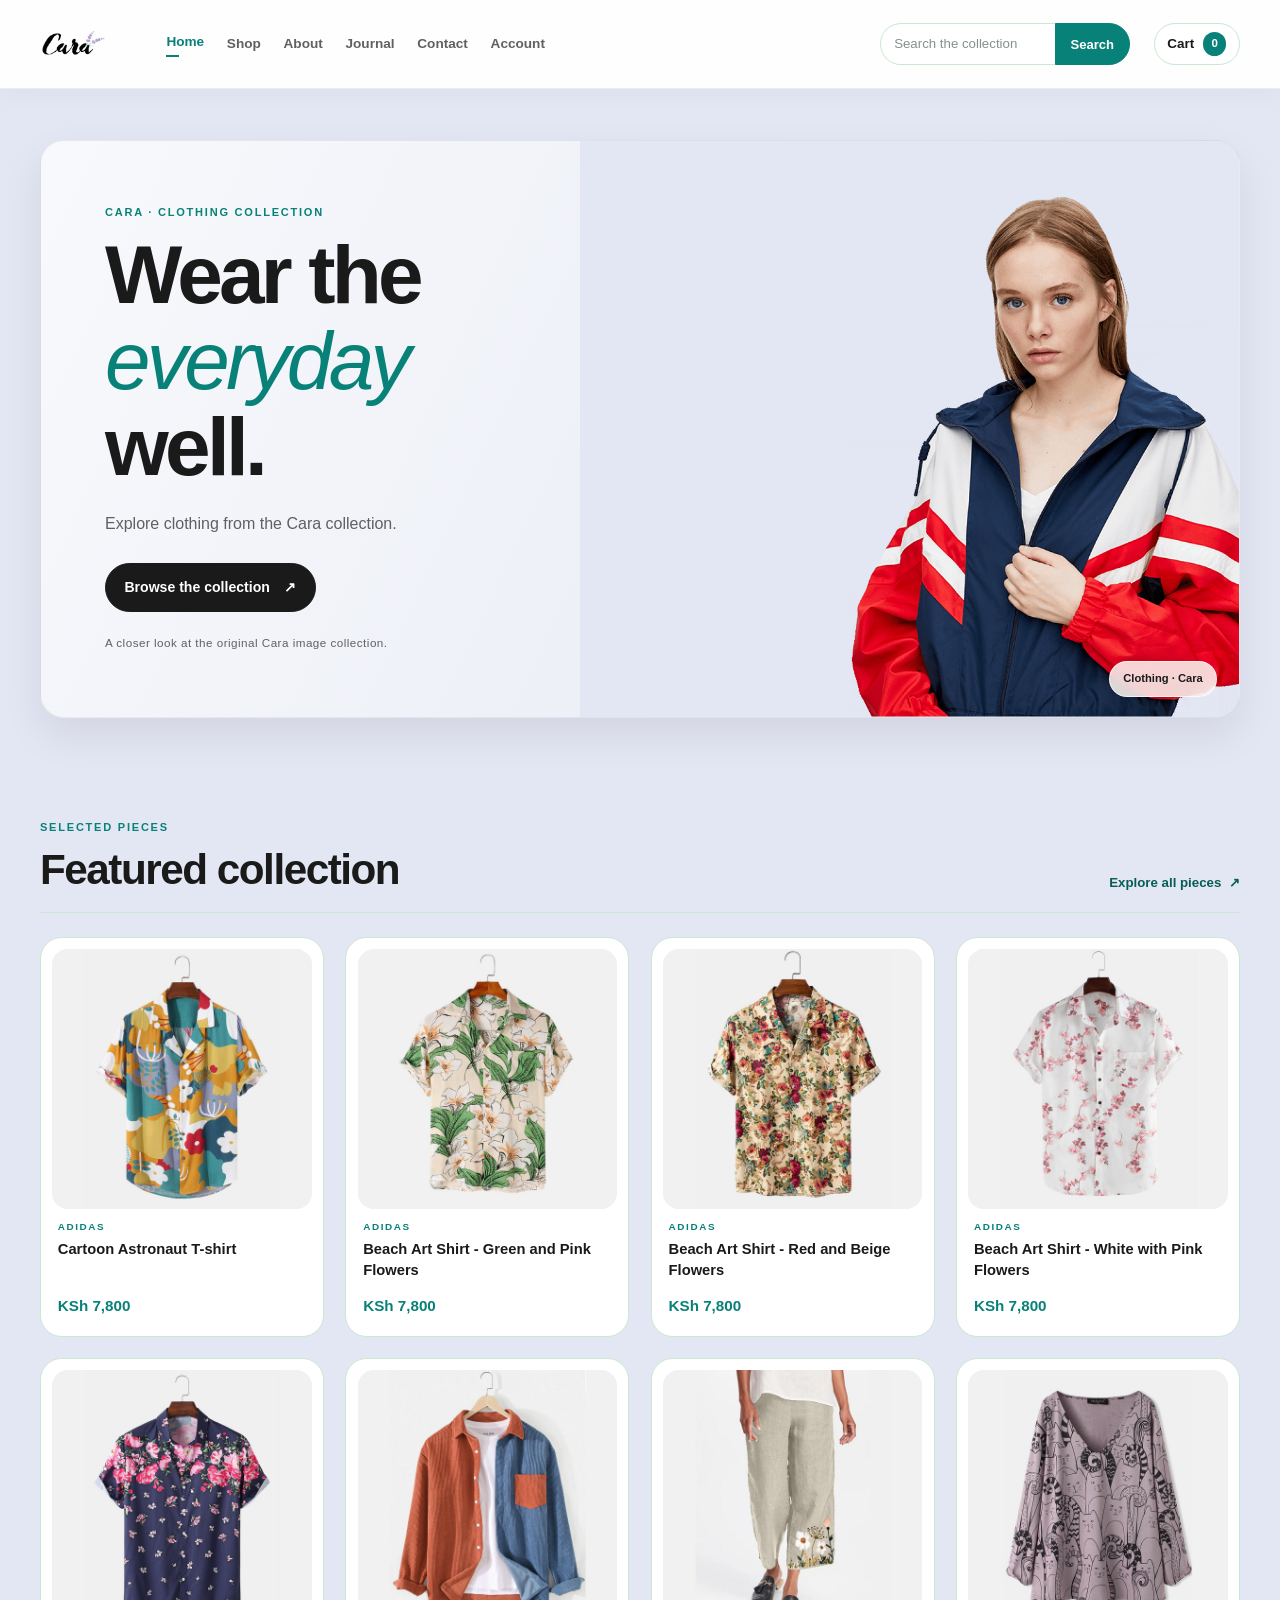
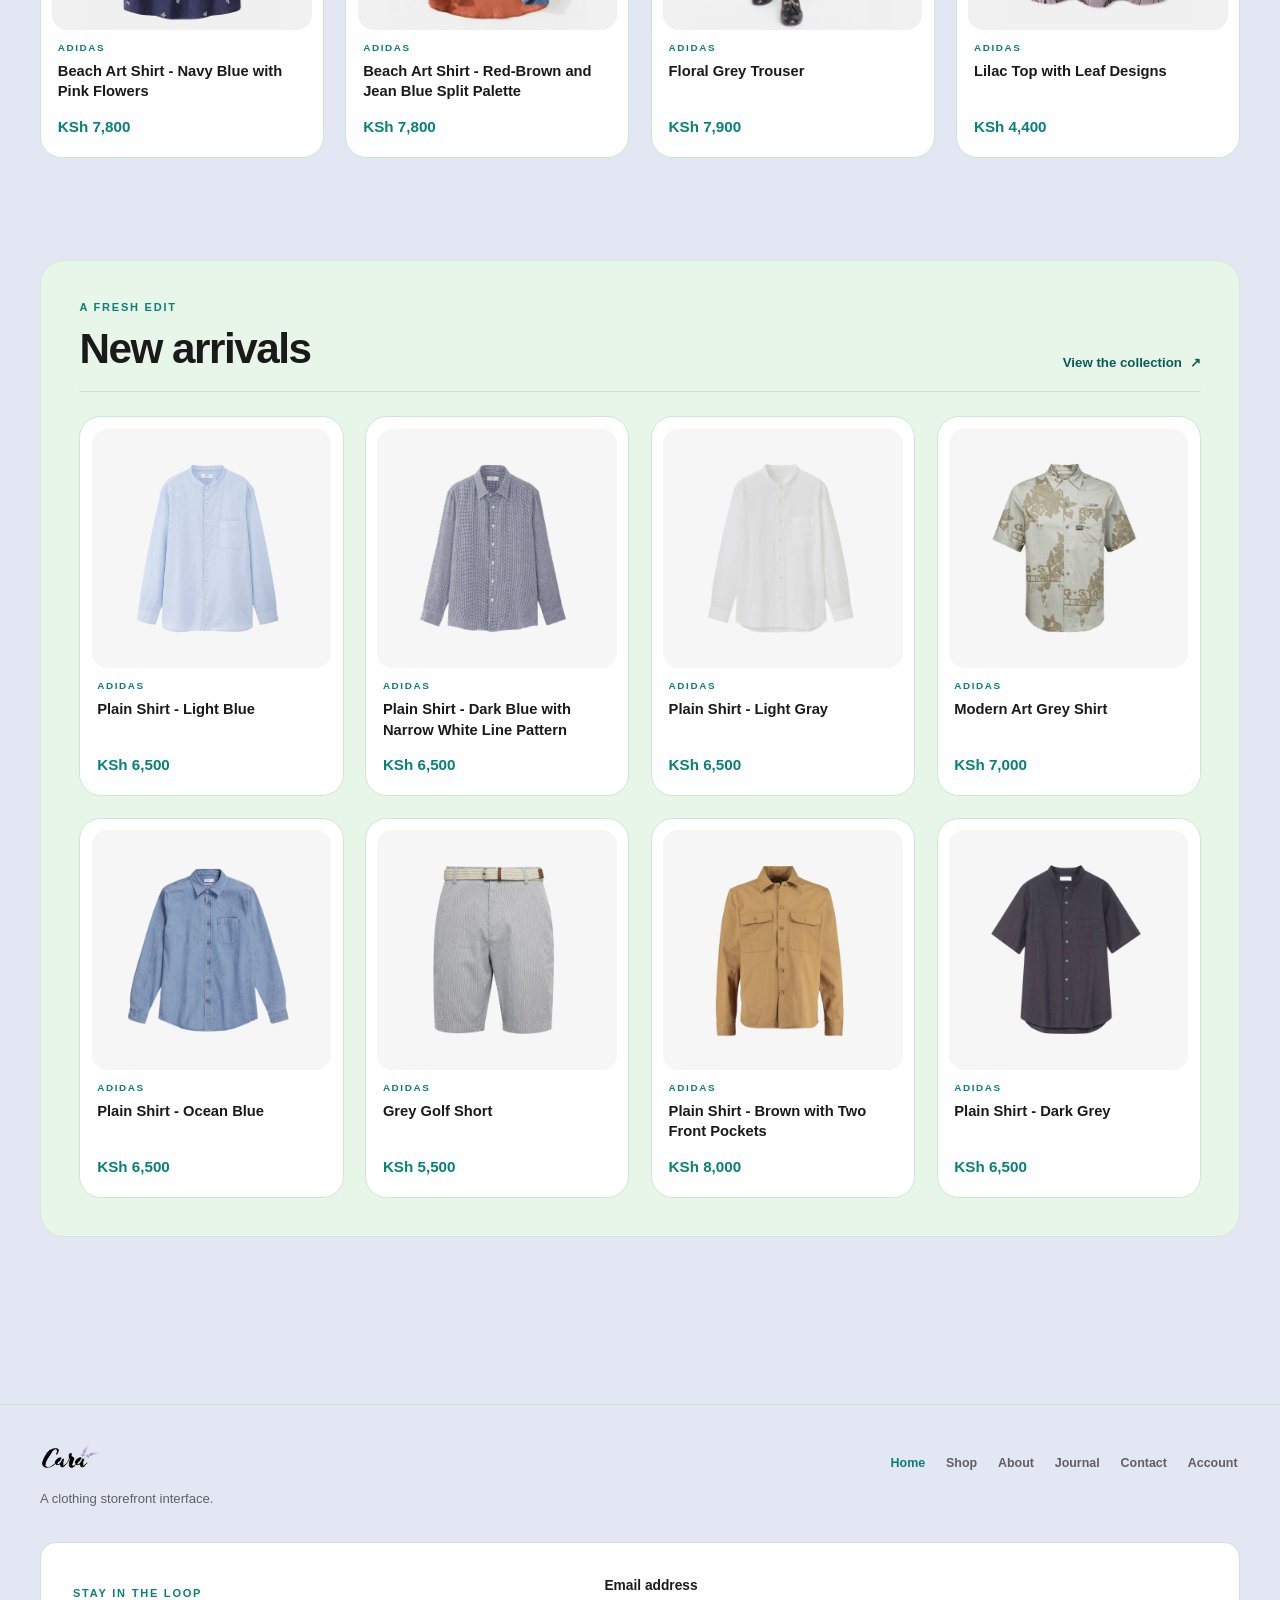
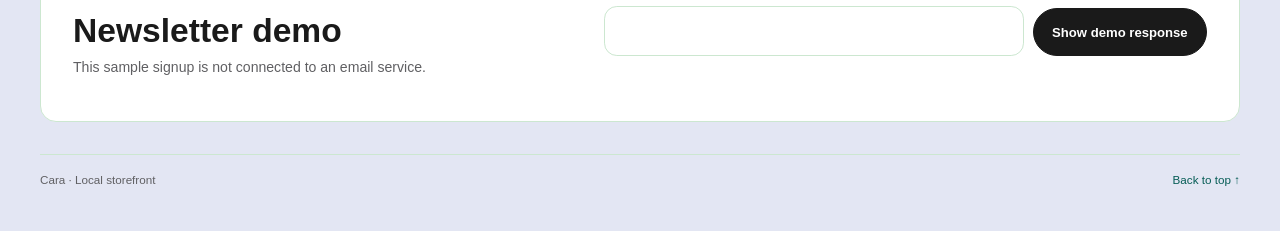
<file: src/index.html>
<!doctype html>
<html lang="en">
<head>
  <meta charset="utf-8">
  <meta name="viewport" content="width=device-width, initial-scale=1">
  <meta name="description" content="Browse the Cara clothing collection.">
  <meta name="theme-color" content="#f7f6f0">
  <title>Cara — Clothing for the everyday</title>
  <link rel="icon" href="../img/favicon.svg" type="image/svg+xml">
  <link rel="stylesheet" href="style.css">
</head>
<body data-page="home">
  <a class="skip-link" href="#main-content">Skip to content</a>
  <header class="site-header" id="site-header">
    <div class="utility-row">
      <a class="brand" href="index.html" aria-label="Cara home"><img src="../img/logo.png" alt="Cara"></a>
      <nav class="primary-nav" id="primary-navigation" aria-label="Main navigation">
      <ul>
        <li><a href="index.html" aria-current="page">Home</a></li>
        <li><a href="shop.html">Shop</a></li>
        <li><a href="about.html">About</a></li>
        <li><a href="blog.html">Journal</a></li>
        <li><a href="contact.html">Contact</a></li>
        <li><a href="home.html">Account</a></li>
      </ul>
    </nav>
      <form class="site-search" id="site-search" action="shop.html" method="get" role="search">
        <label class="visually-hidden" for="site-search-input">Search the Cara collection</label>
        <input id="site-search-input" type="search" name="q" placeholder="Search the collection" autocomplete="off">
        <button type="submit">Search</button>
      </form>
      <a class="cart-link" id="cart-link" href="cart.html">
        <span>Cart</span><span class="cart-count" id="cart-count" data-cart-count aria-live="polite" aria-atomic="true">0</span>
      </a>
    </div>
  </header>

<main id="main-content" class="site-main home-page">
  <section class="home-hero" id="home-hero" aria-labelledby="home-title">
    <div class="hero-copy">
      <p class="eyebrow">Cara · Clothing collection</p>
      <h1 id="home-title">Wear the <em>everyday</em> well.</h1>
      <p class="hero-lede">Explore clothing from the Cara collection.</p>
      <a class="button button-dark" href="shop.html">Browse the collection <span aria-hidden="true">↗</span></a>
      <p class="hero-caption">A closer look at the original Cara image collection.</p>
    </div>
    <figure class="hero-art">
      <img src="../img/hero4.png" alt="Model wearing a navy, white, and red color-block jacket">
      <figcaption>Clothing · Cara</figcaption>
    </figure>
  </section>
  <section class="collection-section" aria-labelledby="featured-heading">
    <div class="section-heading">
      <div><p class="eyebrow">Selected pieces</p><h2 id="featured-heading">Featured collection</h2></div>
      <a class="text-link" href="shop.html">Explore all pieces <span aria-hidden="true">↗</span></a>
    </div>
    <ul class="product-grid" id="featured-products" data-product-list="featured" aria-label="Featured products" aria-live="polite"></ul>
    <p class="slot-note" id="featured-products-note">Featured items will appear here.</p>
  </section>
  <section class="collection-section collection-section-soft" aria-labelledby="new-heading">
    <div class="section-heading">
      <div><p class="eyebrow">A fresh edit</p><h2 id="new-heading">New arrivals</h2></div>
      <a class="text-link" href="shop.html">View the collection <span aria-hidden="true">↗</span></a>
    </div>
    <ul class="product-grid" id="new-products" data-product-list="new" aria-label="New arrivals" aria-live="polite"></ul>
    <p class="slot-note" id="new-products-note">New arrivals will appear here.</p>
  </section>
</main>
  <footer class="site-footer" id="site-footer">
    <div class="footer-inner">
      <div class="footer-brand">
        <a class="brand brand-footer" href="index.html" aria-label="Cara home"><img src="../img/logo.png" alt="Cara"></a>
        <p>A clothing storefront interface.</p>
      </div>
      <nav class="footer-nav" id="footer-navigation" aria-label="Footer navigation">
      <ul>
        <li><a href="index.html" aria-current="page">Home</a></li>
        <li><a href="shop.html">Shop</a></li>
        <li><a href="about.html">About</a></li>
        <li><a href="blog.html">Journal</a></li>
        <li><a href="contact.html">Contact</a></li>
        <li><a href="home.html">Account</a></li>
      </ul>
    </nav>
    </div>
    <section class="newsletter-panel" aria-labelledby="newsletter-heading">
      <div>
        <p class="eyebrow">Stay in the loop</p><h2 id="newsletter-heading">Newsletter demo</h2>
        <p>This sample signup is not connected to an email service.</p>
      </div>
      <div class="demo-control-group" data-demo-form="newsletter">
        <label for="newsletter-email">Email address</label>
        <input id="newsletter-email" type="email" autocomplete="off" data-demo-field>
        <button class="button button-dark" type="button" data-demo-submit>Show demo response</button>
        <p class="demo-feedback" data-demo-feedback role="status" aria-live="polite"></p>
      </div>
    </section>    <div class="footer-bottom">
      <p>Cara · Local storefront</p>
      <a href="#main-content">Back to top <span aria-hidden="true">↑</span></a>
    </div>
  </footer>
  <script type="module" src="js/app.js"></script>
</body>
</html>
</file>
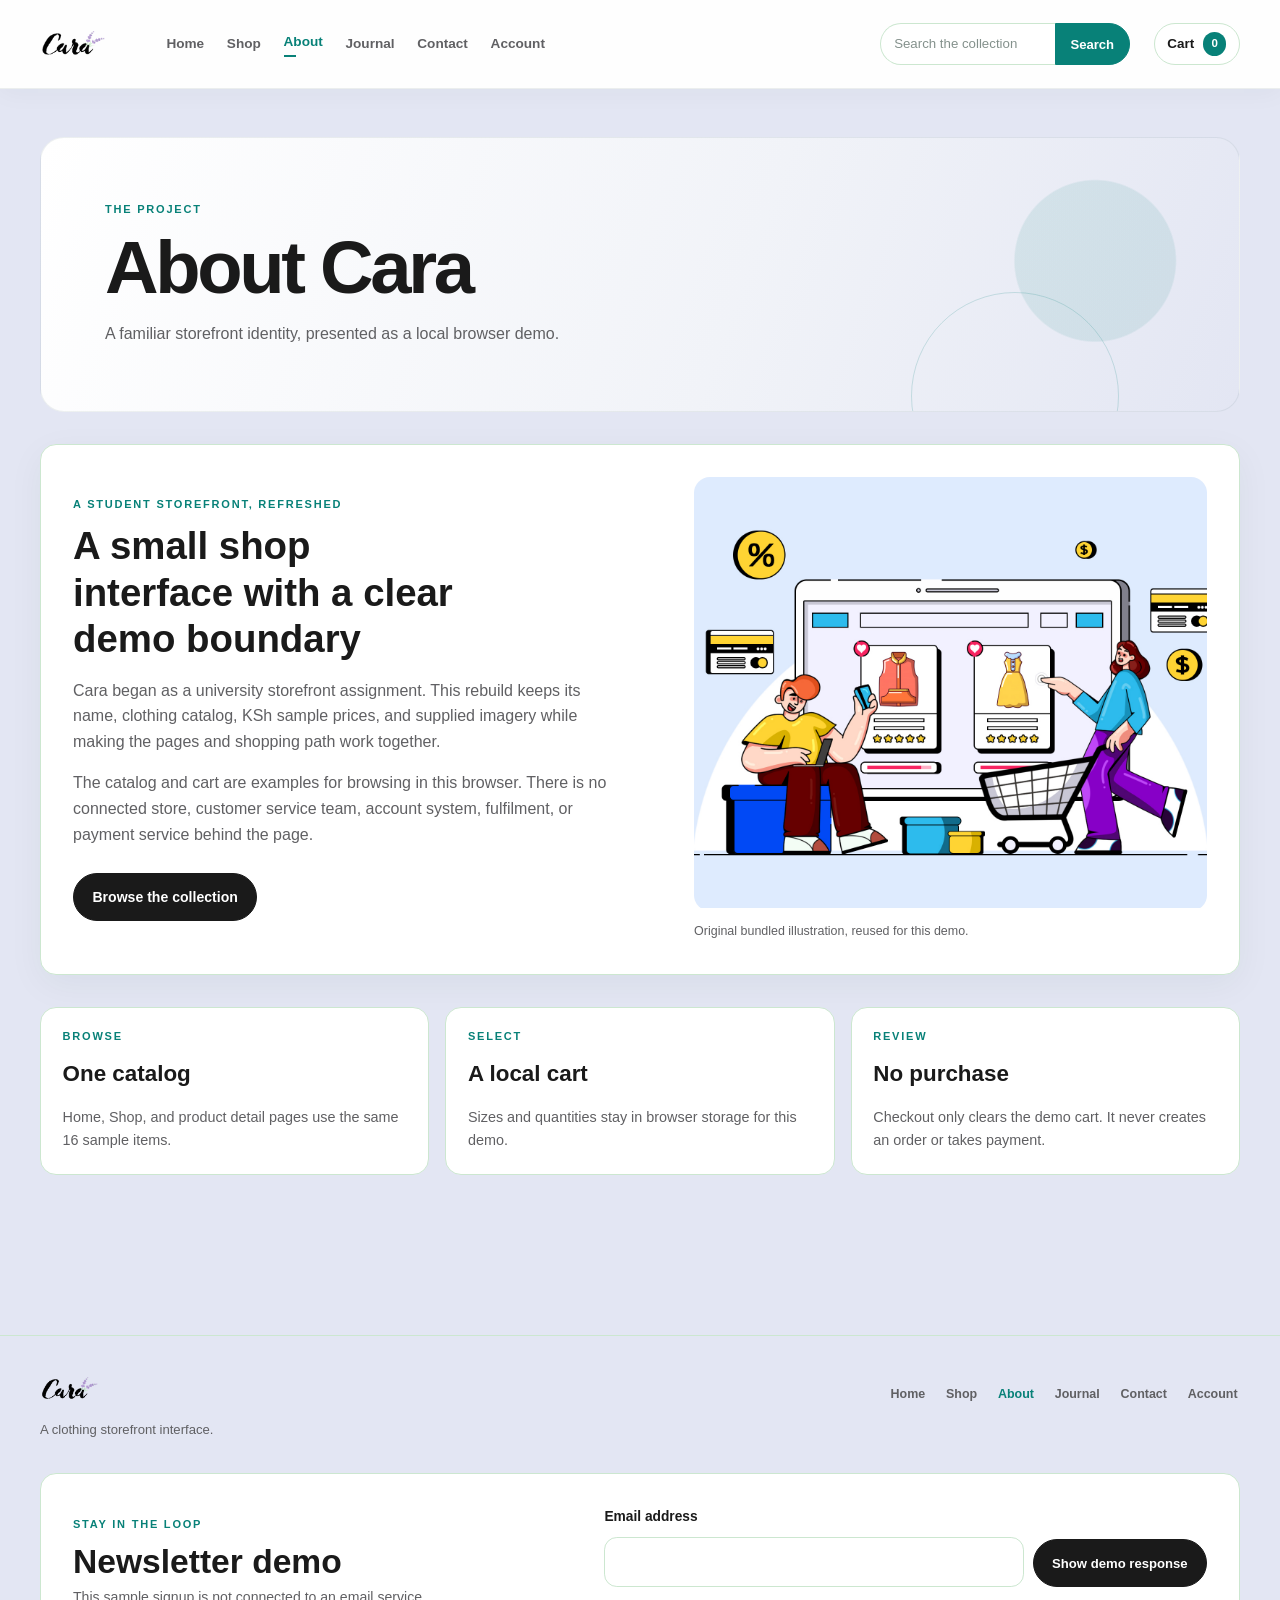
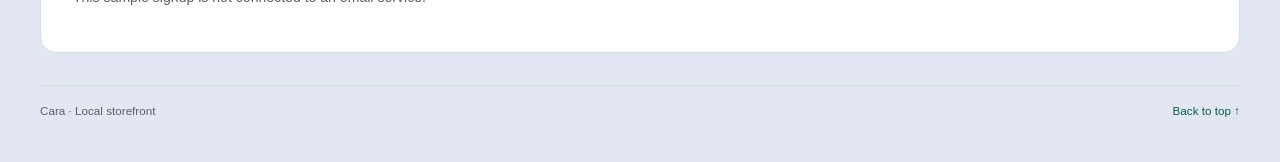
<file: src/about.html>
<!doctype html>
<html lang="en">
<head>
  <meta charset="utf-8">
  <meta name="viewport" content="width=device-width, initial-scale=1">
  <meta name="description" content="About the Cara clothing storefront.">
  <meta name="theme-color" content="#f7f6f0">
  <title>About Cara</title>
  <link rel="icon" href="../img/favicon.svg" type="image/svg+xml">
  <link rel="stylesheet" href="style.css">
</head>
<body data-page="about">
  <a class="skip-link" href="#main-content">Skip to content</a>
  <header class="site-header" id="site-header">
    <div class="utility-row">
      <a class="brand" href="index.html" aria-label="Cara home"><img src="../img/logo.png" alt="Cara"></a>
      <nav class="primary-nav" id="primary-navigation" aria-label="Main navigation">
      <ul>
        <li><a href="index.html">Home</a></li>
        <li><a href="shop.html">Shop</a></li>
        <li><a href="about.html" aria-current="page">About</a></li>
        <li><a href="blog.html">Journal</a></li>
        <li><a href="contact.html">Contact</a></li>
        <li><a href="home.html">Account</a></li>
      </ul>
    </nav>
      <form class="site-search" id="site-search" action="shop.html" method="get" role="search">
        <label class="visually-hidden" for="site-search-input">Search the Cara collection</label>
        <input id="site-search-input" type="search" name="q" placeholder="Search the collection" autocomplete="off">
        <button type="submit">Search</button>
      </form>
      <a class="cart-link" id="cart-link" href="cart.html">
        <span>Cart</span><span class="cart-count" id="cart-count" data-cart-count aria-live="polite" aria-atomic="true">0</span>
      </a>
    </div>
  </header>

<main id="main-content" class="site-main page-main secondary-page">
  <section class="page-intro" aria-labelledby="about-heading">
    <p class="eyebrow">The project</p><h1 id="about-heading">About Cara</h1>
    <p>A familiar storefront identity, presented as a local browser demo.</p>
  </section>
  <section class="content-panel about-layout" id="about-content" aria-labelledby="about-story-heading">
    <div class="about-copy">
      <p class="eyebrow">A student storefront, refreshed</p>
      <h2 id="about-story-heading">A small shop interface with a clear demo boundary</h2>
      <p>Cara began as a university storefront assignment. This rebuild keeps its name, clothing catalog, KSh sample prices, and supplied imagery while making the pages and shopping path work together.</p>
      <p>The catalog and cart are examples for browsing in this browser. There is no connected store, customer service team, account system, fulfilment, or payment service behind the page.</p>
      <a class="button button-dark" href="shop.html">Browse the collection</a>
    </div>
    <figure class="about-art">
      <img src="../img/about/a6.jpg" alt="Illustration of a shopper browsing clothing on an online storefront" loading="lazy" decoding="async">
      <figcaption>Original bundled illustration, reused for this demo.</figcaption>
    </figure>
  </section>
  <section class="sample-notes" aria-label="What this demo includes">
    <article class="sample-note"><p class="eyebrow">Browse</p><h2>One catalog</h2><p>Home, Shop, and product detail pages use the same 16 sample items.</p></article>
    <article class="sample-note"><p class="eyebrow">Select</p><h2>A local cart</h2><p>Sizes and quantities stay in browser storage for this demo.</p></article>
    <article class="sample-note"><p class="eyebrow">Review</p><h2>No purchase</h2><p>Checkout only clears the demo cart. It never creates an order or takes payment.</p></article>
  </section>
</main>
  <footer class="site-footer" id="site-footer">
    <div class="footer-inner">
      <div class="footer-brand">
        <a class="brand brand-footer" href="index.html" aria-label="Cara home"><img src="../img/logo.png" alt="Cara"></a>
        <p>A clothing storefront interface.</p>
      </div>
      <nav class="footer-nav" id="footer-navigation" aria-label="Footer navigation">
      <ul>
        <li><a href="index.html">Home</a></li>
        <li><a href="shop.html">Shop</a></li>
        <li><a href="about.html" aria-current="page">About</a></li>
        <li><a href="blog.html">Journal</a></li>
        <li><a href="contact.html">Contact</a></li>
        <li><a href="home.html">Account</a></li>
      </ul>
    </nav>
    </div>
    <section class="newsletter-panel" aria-labelledby="newsletter-heading">
      <div>
        <p class="eyebrow">Stay in the loop</p><h2 id="newsletter-heading">Newsletter demo</h2>
        <p>This sample signup is not connected to an email service.</p>
      </div>
      <div class="demo-control-group" data-demo-form="newsletter">
        <label for="newsletter-email">Email address</label>
        <input id="newsletter-email" type="email" autocomplete="off" data-demo-field>
        <button class="button button-dark" type="button" data-demo-submit>Show demo response</button>
        <p class="demo-feedback" data-demo-feedback role="status" aria-live="polite"></p>
      </div>
    </section>
    <div class="footer-bottom">
      <p>Cara · Local storefront</p>
      <a href="#main-content">Back to top <span aria-hidden="true">↑</span></a>
    </div>
  </footer>
  <script type="module" src="js/app.js"></script>
</body>
</html>
</file>
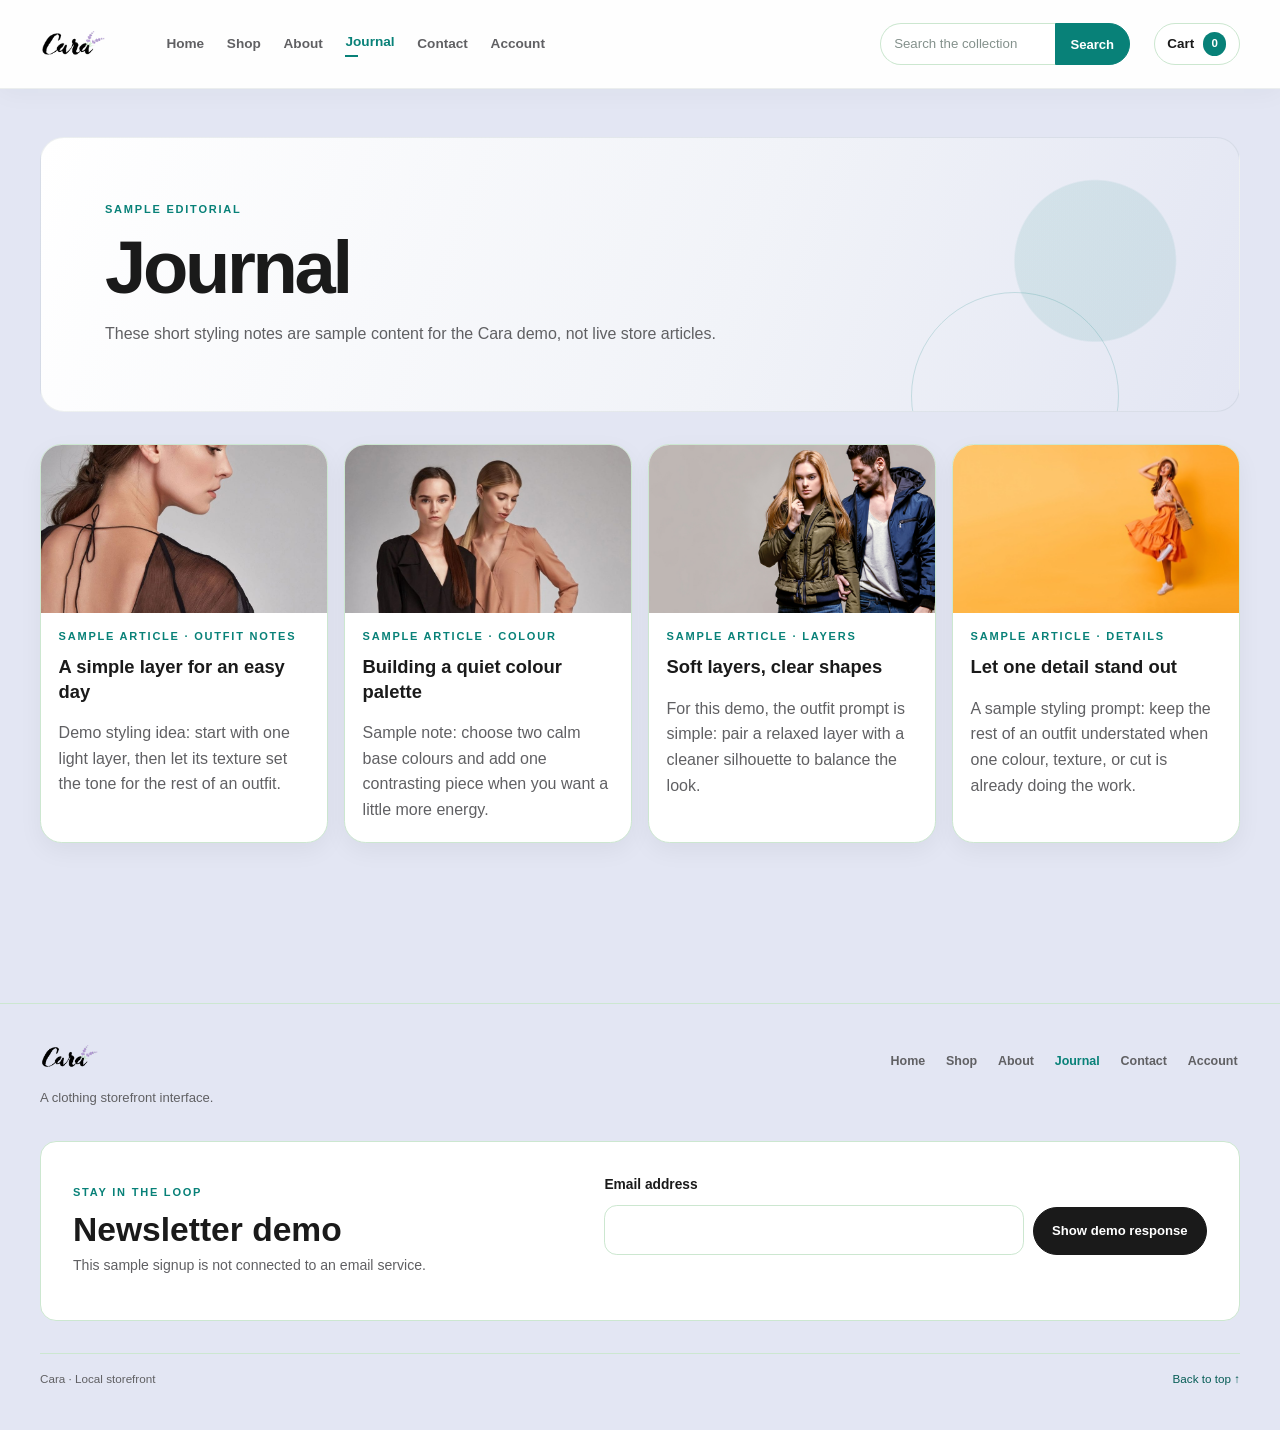
<file: src/blog.html>
<!doctype html>
<html lang="en">
<head>
  <meta charset="utf-8">
  <meta name="viewport" content="width=device-width, initial-scale=1">
  <meta name="description" content="Browse the Cara journal.">
  <meta name="theme-color" content="#f7f6f0">
  <title>Journal — Cara</title>
  <link rel="icon" href="../img/favicon.svg" type="image/svg+xml">
  <link rel="stylesheet" href="style.css">
</head>
<body data-page="blog">
  <a class="skip-link" href="#main-content">Skip to content</a>
  <header class="site-header" id="site-header">
    <div class="utility-row">
      <a class="brand" href="index.html" aria-label="Cara home"><img src="../img/logo.png" alt="Cara"></a>
      <nav class="primary-nav" id="primary-navigation" aria-label="Main navigation">
      <ul>
        <li><a href="index.html">Home</a></li>
        <li><a href="shop.html">Shop</a></li>
        <li><a href="about.html">About</a></li>
        <li><a href="blog.html" aria-current="page">Journal</a></li>
        <li><a href="contact.html">Contact</a></li>
        <li><a href="home.html">Account</a></li>
      </ul>
    </nav>
      <form class="site-search" id="site-search" action="shop.html" method="get" role="search">
        <label class="visually-hidden" for="site-search-input">Search the Cara collection</label>
        <input id="site-search-input" type="search" name="q" placeholder="Search the collection" autocomplete="off">
        <button type="submit">Search</button>
      </form>
      <a class="cart-link" id="cart-link" href="cart.html">
        <span>Cart</span><span class="cart-count" id="cart-count" data-cart-count aria-live="polite" aria-atomic="true">0</span>
      </a>
    </div>
  </header>

<main id="main-content" class="site-main page-main secondary-page">
  <section class="page-intro journal-intro" aria-labelledby="blog-heading">
    <p class="eyebrow">Sample editorial</p><h1 id="blog-heading">Journal</h1>
    <p>These short styling notes are sample content for the Cara demo, not live store articles.</p>
  </section>
  <section class="journal-grid" id="blog-content" aria-label="Sample Cara journal articles">
    <article class="journal-card">
      <img src="../img/blog/b1.jpg" alt="Model wearing a dark sheer top" loading="lazy" decoding="async">
      <div class="journal-card-copy"><p class="eyebrow">Sample article · Outfit notes</p><h2>A simple layer for an easy day</h2><p>Demo styling idea: start with one light layer, then let its texture set the tone for the rest of an outfit.</p></div>
    </article>
    <article class="journal-card">
      <img src="../img/blog/b2.jpg" alt="Two models in simple neutral outfits" loading="lazy" decoding="async">
      <div class="journal-card-copy"><p class="eyebrow">Sample article · Colour</p><h2>Building a quiet colour palette</h2><p>Sample note: choose two calm base colours and add one contrasting piece when you want a little more energy.</p></div>
    </article>
    <article class="journal-card">
      <img src="../img/banner/b4.jpg" alt="Two models wearing layered olive and navy jackets" loading="lazy" decoding="async">
      <div class="journal-card-copy"><p class="eyebrow">Sample article · Layers</p><h2>Soft layers, clear shapes</h2><p>For this demo, the outfit prompt is simple: pair a relaxed layer with a cleaner silhouette to balance the look.</p></div>
    </article>
    <article class="journal-card">
      <img src="../img/banner/b17.jpg" alt="Model wearing an orange skirt and sun hat against a warm orange background" loading="lazy" decoding="async">
      <div class="journal-card-copy"><p class="eyebrow">Sample article · Details</p><h2>Let one detail stand out</h2><p>A sample styling prompt: keep the rest of an outfit understated when one colour, texture, or cut is already doing the work.</p></div>
    </article>
  </section>
</main>
  <footer class="site-footer" id="site-footer">
    <div class="footer-inner">
      <div class="footer-brand">
        <a class="brand brand-footer" href="index.html" aria-label="Cara home"><img src="../img/logo.png" alt="Cara"></a>
        <p>A clothing storefront interface.</p>
      </div>
      <nav class="footer-nav" id="footer-navigation" aria-label="Footer navigation">
      <ul>
        <li><a href="index.html">Home</a></li>
        <li><a href="shop.html">Shop</a></li>
        <li><a href="about.html">About</a></li>
        <li><a href="blog.html" aria-current="page">Journal</a></li>
        <li><a href="contact.html">Contact</a></li>
        <li><a href="home.html">Account</a></li>
      </ul>
    </nav>
    </div>
    <section class="newsletter-panel" aria-labelledby="newsletter-heading">
      <div>
        <p class="eyebrow">Stay in the loop</p><h2 id="newsletter-heading">Newsletter demo</h2>
        <p>This sample signup is not connected to an email service.</p>
      </div>
      <div class="demo-control-group" data-demo-form="newsletter">
        <label for="newsletter-email">Email address</label>
        <input id="newsletter-email" type="email" autocomplete="off" data-demo-field>
        <button class="button button-dark" type="button" data-demo-submit>Show demo response</button>
        <p class="demo-feedback" data-demo-feedback role="status" aria-live="polite"></p>
      </div>
    </section>
    <div class="footer-bottom">
      <p>Cara · Local storefront</p>
      <a href="#main-content">Back to top <span aria-hidden="true">↑</span></a>
    </div>
  </footer>
  <script type="module" src="js/app.js"></script>
</body>
</html>
</file>
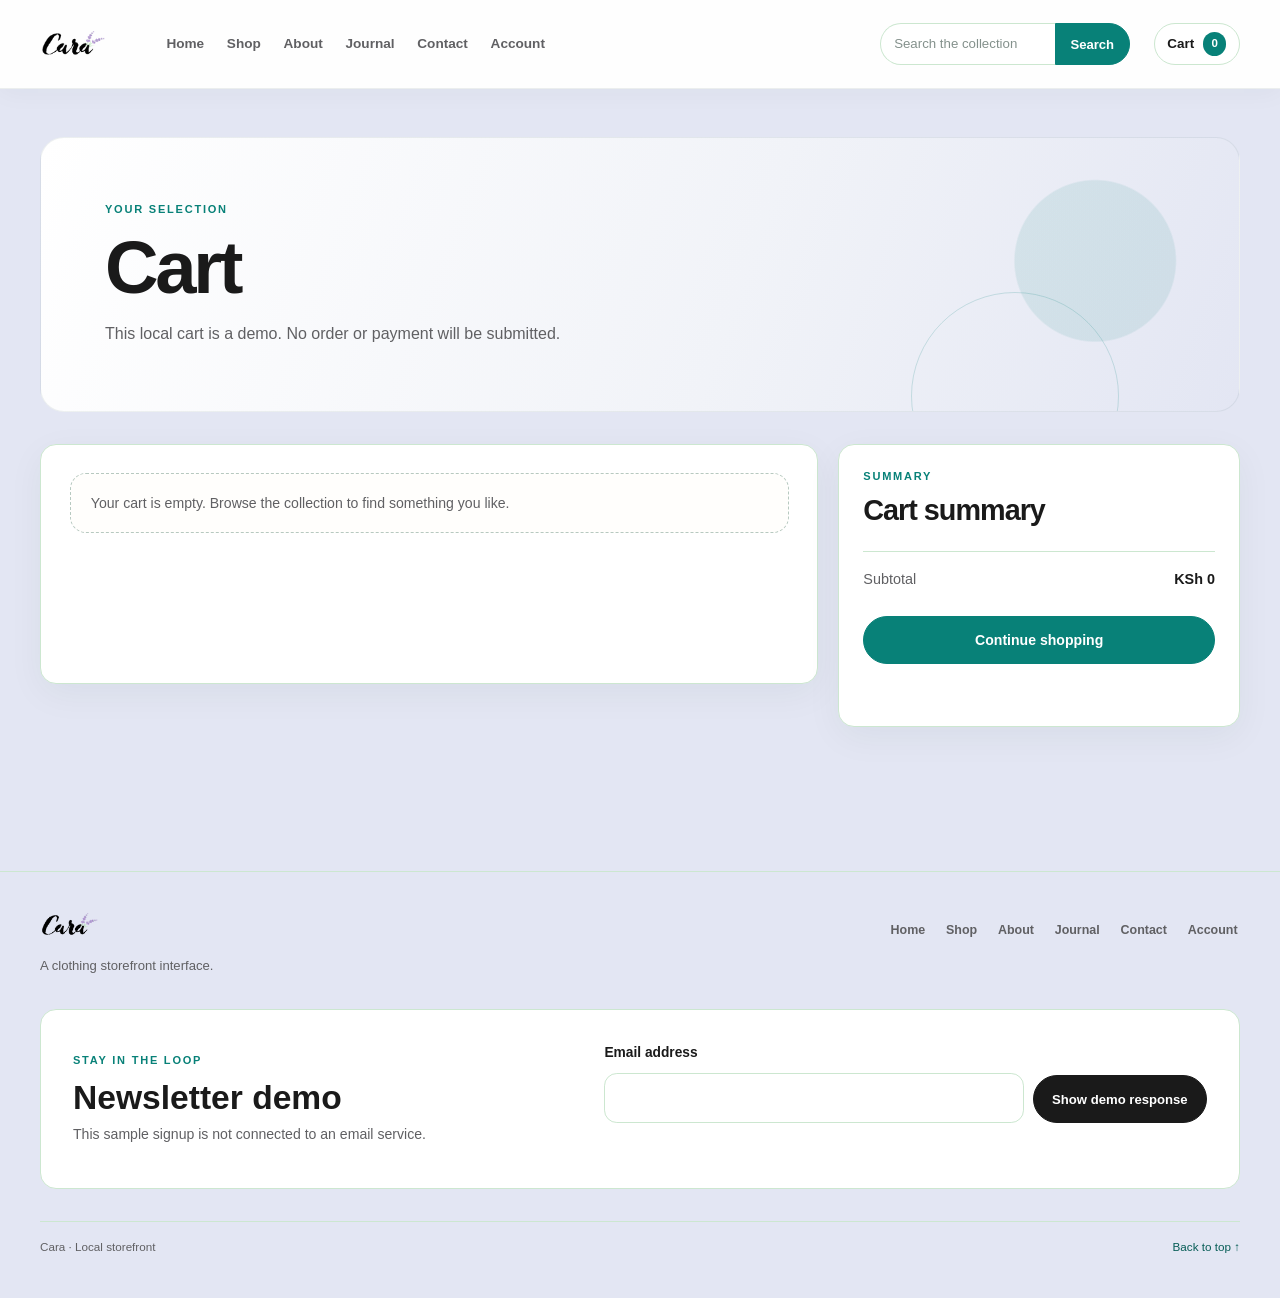
<file: src/cart.html>
<!doctype html>
<html lang="en">
<head>
  <meta charset="utf-8">
  <meta name="viewport" content="width=device-width, initial-scale=1">
  <meta name="description" content="Review items in the Cara storefront cart.">
  <meta name="theme-color" content="#f7f6f0">
  <title>Cart — Cara</title>
  <link rel="icon" href="../img/favicon.svg" type="image/svg+xml">
  <link rel="stylesheet" href="style.css">
</head>
<body data-page="cart">
  <a class="skip-link" href="#main-content">Skip to content</a>
  <header class="site-header" id="site-header">
    <div class="utility-row">
      <a class="brand" href="index.html" aria-label="Cara home"><img src="../img/logo.png" alt="Cara"></a>
      <nav class="primary-nav" id="primary-navigation" aria-label="Main navigation">
      <ul>
        <li><a href="index.html">Home</a></li>
        <li><a href="shop.html">Shop</a></li>
        <li><a href="about.html">About</a></li>
        <li><a href="blog.html">Journal</a></li>
        <li><a href="contact.html">Contact</a></li>
        <li><a href="home.html">Account</a></li>
      </ul>
    </nav>
      <form class="site-search" id="site-search" action="shop.html" method="get" role="search">
        <label class="visually-hidden" for="site-search-input">Search the Cara collection</label>
        <input id="site-search-input" type="search" name="q" placeholder="Search the collection" autocomplete="off">
        <button type="submit">Search</button>
      </form>
      <a class="cart-link" id="cart-link" href="cart.html" aria-current="page">
        <span>Cart</span><span class="cart-count" id="cart-count" data-cart-count aria-live="polite" aria-atomic="true">0</span>
      </a>
    </div>
  </header>

<main id="main-content" class="site-main page-main cart-page">
  <section class="page-intro" aria-labelledby="cart-heading">
    <p class="eyebrow">Your selection</p><h1 id="cart-heading">Cart</h1>
    <p>This local cart is a demo. No order or payment will be submitted.</p>
  </section>
  <section class="cart-layout" id="cart-content" aria-label="Cart contents">
    <div class="cart-items-panel">
      <ul class="cart-items" id="cart-items" aria-label="Cart items" aria-live="polite"></ul>
      <p class="slot-note" id="cart-empty-state" role="status">Your cart is empty.</p>
    </div>
    <aside class="cart-summary" id="cart-summary" aria-labelledby="cart-summary-heading">
      <p class="eyebrow">Summary</p><h2 id="cart-summary-heading">Cart summary</h2>
      <div class="summary-row"><span>Subtotal</span><strong id="cart-subtotal">KSh 0</strong></div>
      <div id="cart-actions"></div>
      <p class="feedback-note" id="cart-feedback" role="status" aria-live="polite"></p>
    </aside>
  </section>
</main>
  <footer class="site-footer" id="site-footer">
    <div class="footer-inner">
      <div class="footer-brand">
        <a class="brand brand-footer" href="index.html" aria-label="Cara home"><img src="../img/logo.png" alt="Cara"></a>
        <p>A clothing storefront interface.</p>
      </div>
      <nav class="footer-nav" id="footer-navigation" aria-label="Footer navigation">
      <ul>
        <li><a href="index.html">Home</a></li>
        <li><a href="shop.html">Shop</a></li>
        <li><a href="about.html">About</a></li>
        <li><a href="blog.html">Journal</a></li>
        <li><a href="contact.html">Contact</a></li>
        <li><a href="home.html">Account</a></li>
      </ul>
    </nav>
    </div>
    <section class="newsletter-panel" aria-labelledby="newsletter-heading">
      <div>
        <p class="eyebrow">Stay in the loop</p><h2 id="newsletter-heading">Newsletter demo</h2>
        <p>This sample signup is not connected to an email service.</p>
      </div>
      <div class="demo-control-group" data-demo-form="newsletter">
        <label for="newsletter-email">Email address</label>
        <input id="newsletter-email" type="email" autocomplete="off" data-demo-field>
        <button class="button button-dark" type="button" data-demo-submit>Show demo response</button>
        <p class="demo-feedback" data-demo-feedback role="status" aria-live="polite"></p>
      </div>
    </section>    <div class="footer-bottom">
      <p>Cara · Local storefront</p>
      <a href="#main-content">Back to top <span aria-hidden="true">↑</span></a>
    </div>
  </footer>
  <script type="module" src="js/app.js"></script>
</body>
</html>
</file>
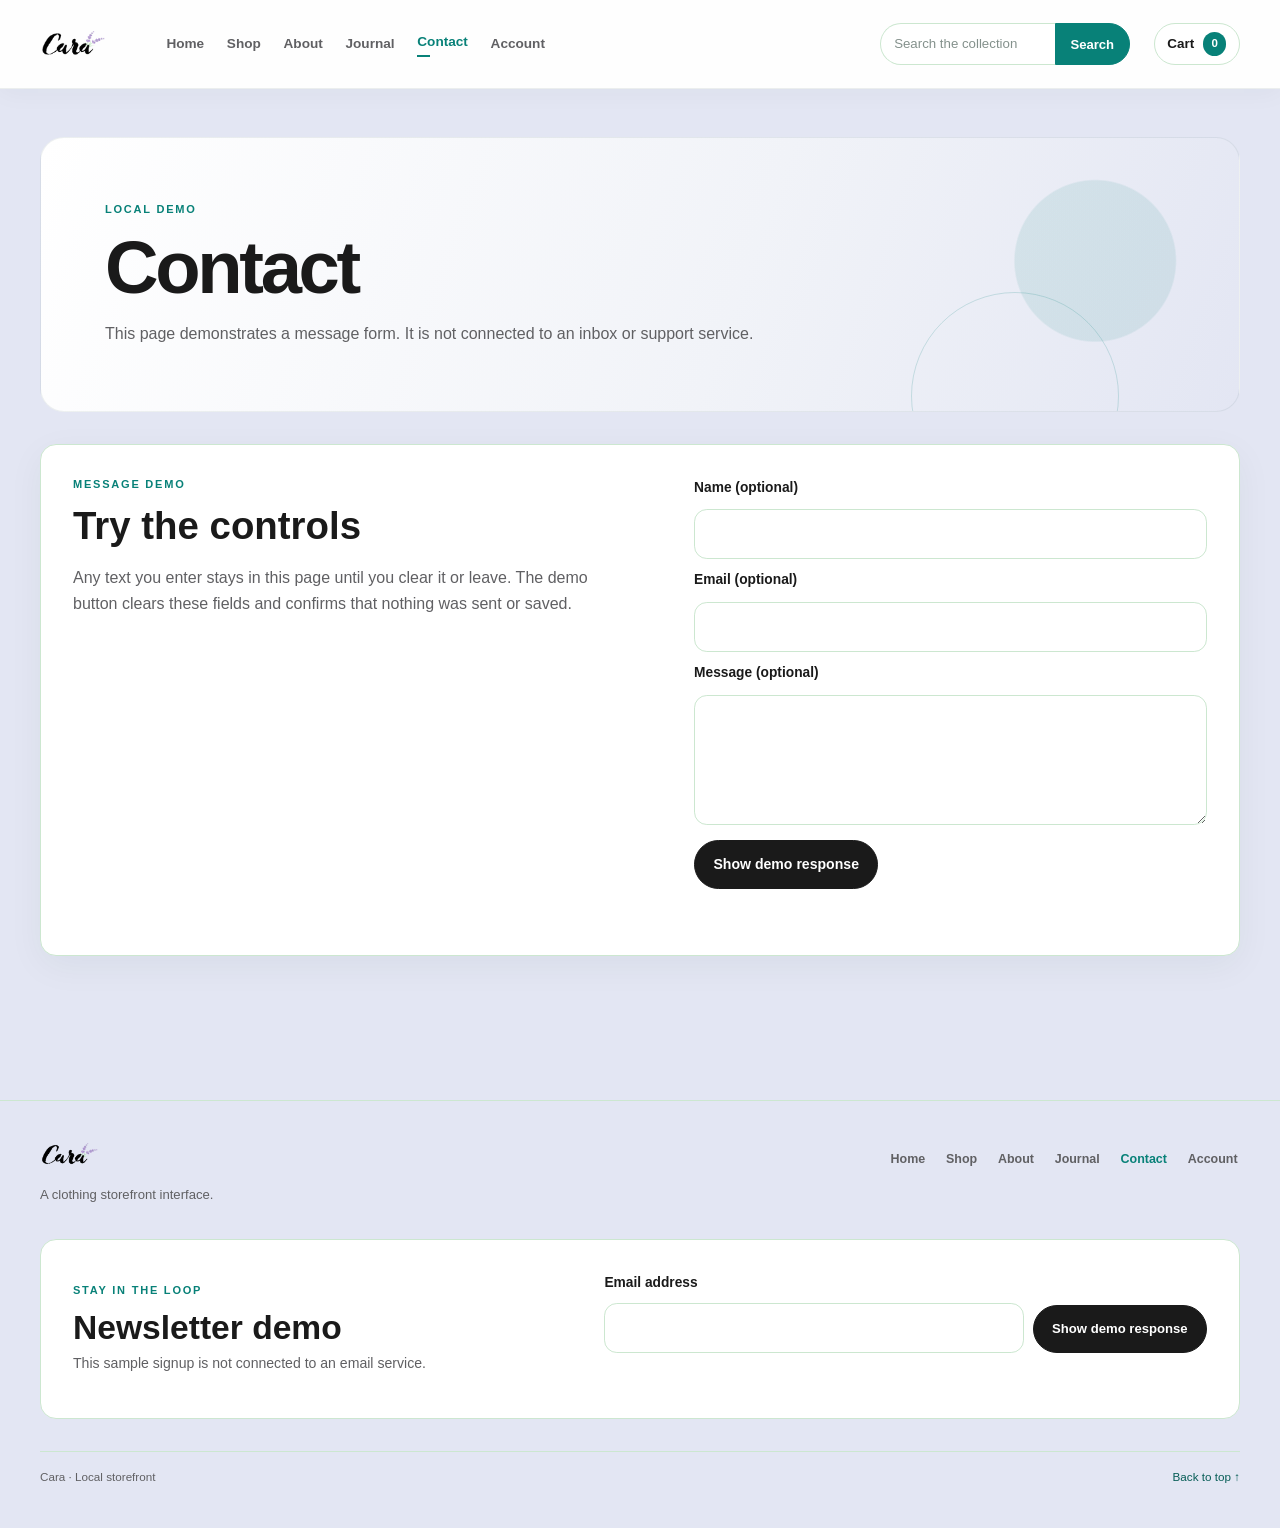
<file: src/contact.html>
<!doctype html>
<html lang="en">
<head>
  <meta charset="utf-8">
  <meta name="viewport" content="width=device-width, initial-scale=1">
  <meta name="description" content="Contact page for the Cara storefront.">
  <meta name="theme-color" content="#f7f6f0">
  <title>Contact — Cara</title>
  <link rel="icon" href="../img/favicon.svg" type="image/svg+xml">
  <link rel="stylesheet" href="style.css">
</head>
<body data-page="contact">
  <a class="skip-link" href="#main-content">Skip to content</a>
  <header class="site-header" id="site-header">
    <div class="utility-row">
      <a class="brand" href="index.html" aria-label="Cara home"><img src="../img/logo.png" alt="Cara"></a>
      <nav class="primary-nav" id="primary-navigation" aria-label="Main navigation">
      <ul>
        <li><a href="index.html">Home</a></li>
        <li><a href="shop.html">Shop</a></li>
        <li><a href="about.html">About</a></li>
        <li><a href="blog.html">Journal</a></li>
        <li><a href="contact.html" aria-current="page">Contact</a></li>
        <li><a href="home.html">Account</a></li>
      </ul>
    </nav>
      <form class="site-search" id="site-search" action="shop.html" method="get" role="search">
        <label class="visually-hidden" for="site-search-input">Search the Cara collection</label>
        <input id="site-search-input" type="search" name="q" placeholder="Search the collection" autocomplete="off">
        <button type="submit">Search</button>
      </form>
      <a class="cart-link" id="cart-link" href="cart.html">
        <span>Cart</span><span class="cart-count" id="cart-count" data-cart-count aria-live="polite" aria-atomic="true">0</span>
      </a>
    </div>
  </header>

<main id="main-content" class="site-main page-main secondary-page">
  <section class="page-intro" aria-labelledby="contact-heading">
    <p class="eyebrow">Local demo</p><h1 id="contact-heading">Contact</h1>
    <p>This page demonstrates a message form. It is not connected to an inbox or support service.</p>
  </section>
  <section class="content-panel contact-layout" id="contact-content" aria-labelledby="contact-demo-heading">
    <div class="contact-copy">
      <p class="eyebrow">Message demo</p>
      <h2 id="contact-demo-heading">Try the controls</h2>
      <p>Any text you enter stays in this page until you clear it or leave. The demo button clears these fields and confirms that nothing was sent or saved.</p>
    </div>
    <div class="demo-fields" data-demo-form="contact">
      <label for="contact-name">Name (optional)</label>
      <input id="contact-name" type="text" autocomplete="off" data-demo-field>
      <label for="contact-email">Email (optional)</label>
      <input id="contact-email" type="email" autocomplete="off" data-demo-field>
      <label for="contact-message">Message (optional)</label>
      <textarea id="contact-message" rows="5" data-demo-field></textarea>
      <button class="button button-dark" type="button" data-demo-submit>Show demo response</button>
      <p class="demo-feedback" data-demo-feedback role="status" aria-live="polite"></p>
    </div>
  </section>
</main>
  <footer class="site-footer" id="site-footer">
    <div class="footer-inner">
      <div class="footer-brand">
        <a class="brand brand-footer" href="index.html" aria-label="Cara home"><img src="../img/logo.png" alt="Cara"></a>
        <p>A clothing storefront interface.</p>
      </div>
      <nav class="footer-nav" id="footer-navigation" aria-label="Footer navigation">
      <ul>
        <li><a href="index.html">Home</a></li>
        <li><a href="shop.html">Shop</a></li>
        <li><a href="about.html">About</a></li>
        <li><a href="blog.html">Journal</a></li>
        <li><a href="contact.html" aria-current="page">Contact</a></li>
        <li><a href="home.html">Account</a></li>
      </ul>
    </nav>
    </div>
    <section class="newsletter-panel" aria-labelledby="newsletter-heading">
      <div>
        <p class="eyebrow">Stay in the loop</p><h2 id="newsletter-heading">Newsletter demo</h2>
        <p>This sample signup is not connected to an email service.</p>
      </div>
      <div class="demo-control-group" data-demo-form="newsletter">
        <label for="newsletter-email">Email address</label>
        <input id="newsletter-email" type="email" autocomplete="off" data-demo-field>
        <button class="button button-dark" type="button" data-demo-submit>Show demo response</button>
        <p class="demo-feedback" data-demo-feedback role="status" aria-live="polite"></p>
      </div>
    </section>
    <div class="footer-bottom">
      <p>Cara · Local storefront</p>
      <a href="#main-content">Back to top <span aria-hidden="true">↑</span></a>
    </div>
  </footer>
  <script type="module" src="js/app.js"></script>
</body>
</html>
</file>
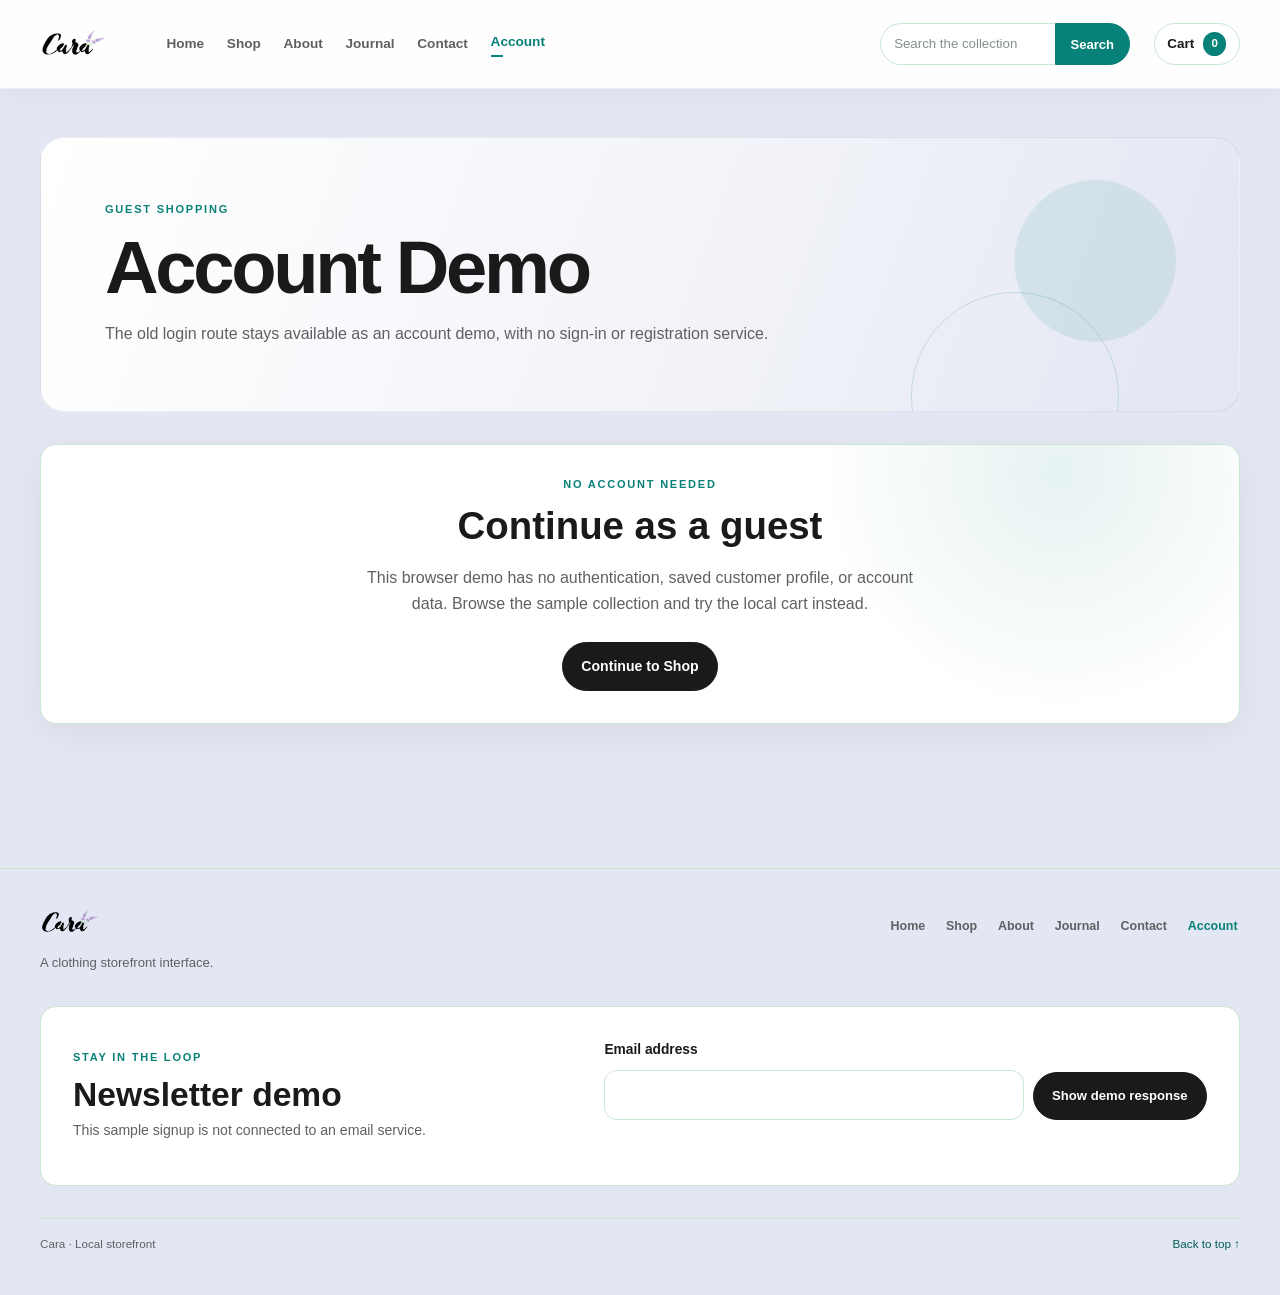
<file: src/home.html>
<!doctype html>
<html lang="en">
<head>
  <meta charset="utf-8">
  <meta name="viewport" content="width=device-width, initial-scale=1">
  <meta name="description" content="Account page for the Cara storefront.">
  <meta name="theme-color" content="#f7f6f0">
  <title>Account Demo — Cara</title>
  <link rel="icon" href="../img/favicon.svg" type="image/svg+xml">
  <link rel="stylesheet" href="style.css">
</head>
<body data-page="account">
  <a class="skip-link" href="#main-content">Skip to content</a>
  <header class="site-header" id="site-header">
    <div class="utility-row">
      <a class="brand" href="index.html" aria-label="Cara home"><img src="../img/logo.png" alt="Cara"></a>
      <nav class="primary-nav" id="primary-navigation" aria-label="Main navigation">
      <ul>
        <li><a href="index.html">Home</a></li>
        <li><a href="shop.html">Shop</a></li>
        <li><a href="about.html">About</a></li>
        <li><a href="blog.html">Journal</a></li>
        <li><a href="contact.html">Contact</a></li>
        <li><a href="home.html" aria-current="page">Account</a></li>
      </ul>
    </nav>
      <form class="site-search" id="site-search" action="shop.html" method="get" role="search">
        <label class="visually-hidden" for="site-search-input">Search the Cara collection</label>
        <input id="site-search-input" type="search" name="q" placeholder="Search the collection" autocomplete="off">
        <button type="submit">Search</button>
      </form>
      <a class="cart-link" id="cart-link" href="cart.html">
        <span>Cart</span><span class="cart-count" id="cart-count" data-cart-count aria-live="polite" aria-atomic="true">0</span>
      </a>
    </div>
  </header>

<main id="main-content" class="site-main page-main secondary-page account-page">
  <section class="page-intro" aria-labelledby="account-heading">
    <p class="eyebrow">Guest shopping</p><h1 id="account-heading">Account Demo</h1>
    <p>The old login route stays available as an account demo, with no sign-in or registration service.</p>
  </section>
  <section class="content-panel account-card" id="account-content" aria-labelledby="account-demo-heading">
    <div>
      <p class="eyebrow">No account needed</p>
      <h2 id="account-demo-heading">Continue as a guest</h2>
      <p>This browser demo has no authentication, saved customer profile, or account data. Browse the sample collection and try the local cart instead.</p>
      <a class="button button-dark" href="shop.html">Continue to Shop</a>
    </div>
  </section>
</main>
  <footer class="site-footer" id="site-footer">
    <div class="footer-inner">
      <div class="footer-brand">
        <a class="brand brand-footer" href="index.html" aria-label="Cara home"><img src="../img/logo.png" alt="Cara"></a>
        <p>A clothing storefront interface.</p>
      </div>
      <nav class="footer-nav" id="footer-navigation" aria-label="Footer navigation">
      <ul>
        <li><a href="index.html">Home</a></li>
        <li><a href="shop.html">Shop</a></li>
        <li><a href="about.html">About</a></li>
        <li><a href="blog.html">Journal</a></li>
        <li><a href="contact.html">Contact</a></li>
        <li><a href="home.html" aria-current="page">Account</a></li>
      </ul>
    </nav>
    </div>
    <section class="newsletter-panel" aria-labelledby="newsletter-heading">
      <div>
        <p class="eyebrow">Stay in the loop</p><h2 id="newsletter-heading">Newsletter demo</h2>
        <p>This sample signup is not connected to an email service.</p>
      </div>
      <div class="demo-control-group" data-demo-form="newsletter">
        <label for="newsletter-email">Email address</label>
        <input id="newsletter-email" type="email" autocomplete="off" data-demo-field>
        <button class="button button-dark" type="button" data-demo-submit>Show demo response</button>
        <p class="demo-feedback" data-demo-feedback role="status" aria-live="polite"></p>
      </div>
    </section>
    <div class="footer-bottom">
      <p>Cara · Local storefront</p>
      <a href="#main-content">Back to top <span aria-hidden="true">↑</span></a>
    </div>
  </footer>
  <script type="module" src="js/app.js"></script>
</body>
</html>
</file>
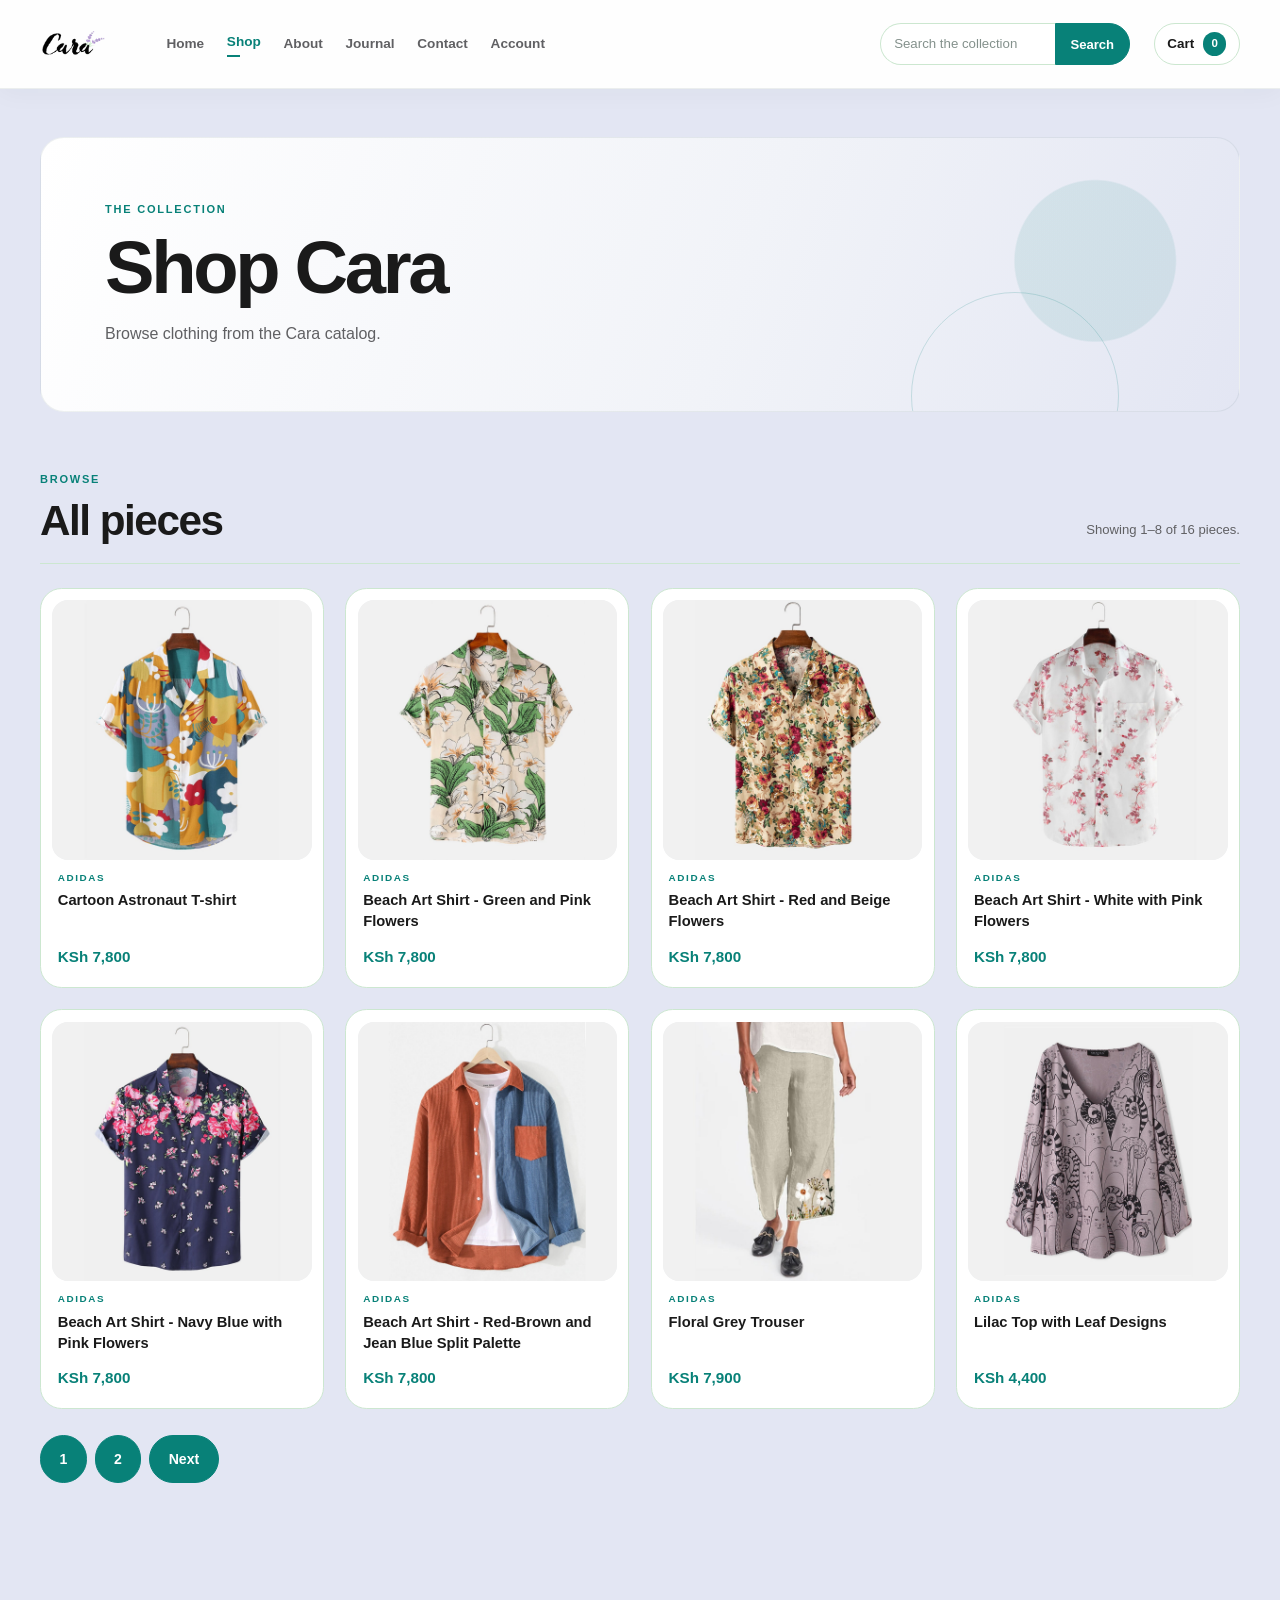
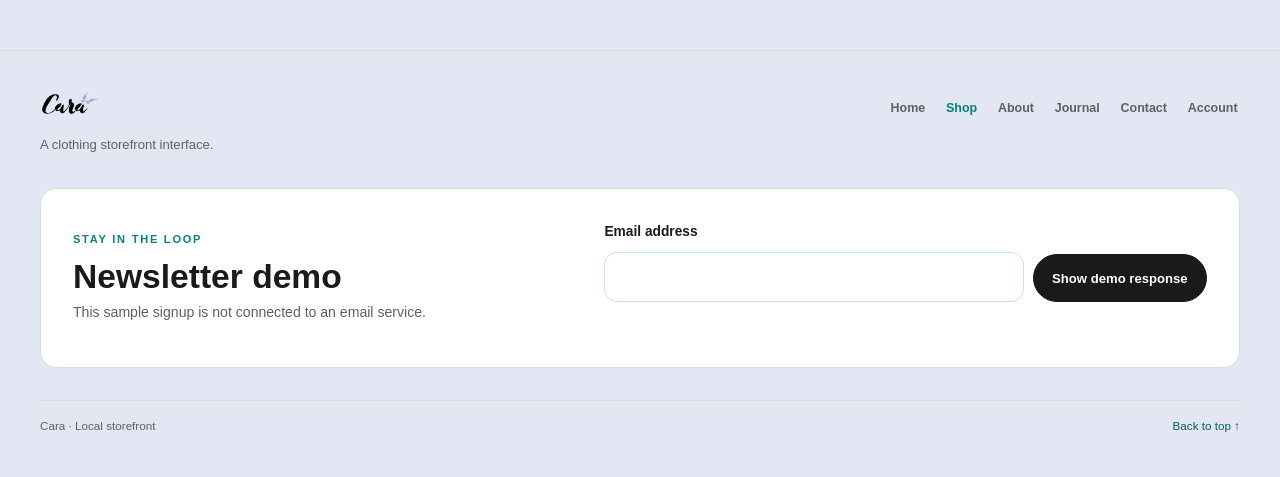
<file: src/shop.html>
<!doctype html>
<html lang="en">
<head>
  <meta charset="utf-8">
  <meta name="viewport" content="width=device-width, initial-scale=1">
  <meta name="description" content="Browse clothing from the Cara collection.">
  <meta name="theme-color" content="#f7f6f0">
  <title>Shop the collection — Cara</title>
  <link rel="icon" href="../img/favicon.svg" type="image/svg+xml">
  <link rel="stylesheet" href="style.css">
</head>
<body data-page="shop">
  <a class="skip-link" href="#main-content">Skip to content</a>
  <header class="site-header" id="site-header">
    <div class="utility-row">
      <a class="brand" href="index.html" aria-label="Cara home"><img src="../img/logo.png" alt="Cara"></a>
      <nav class="primary-nav" id="primary-navigation" aria-label="Main navigation">
      <ul>
        <li><a href="index.html">Home</a></li>
        <li><a href="shop.html" aria-current="page">Shop</a></li>
        <li><a href="about.html">About</a></li>
        <li><a href="blog.html">Journal</a></li>
        <li><a href="contact.html">Contact</a></li>
        <li><a href="home.html">Account</a></li>
      </ul>
    </nav>
      <form class="site-search" id="site-search" action="shop.html" method="get" role="search">
        <label class="visually-hidden" for="site-search-input">Search the Cara collection</label>
        <input id="site-search-input" type="search" name="q" placeholder="Search the collection" autocomplete="off">
        <button type="submit">Search</button>
      </form>
      <a class="cart-link" id="cart-link" href="cart.html">
        <span>Cart</span><span class="cart-count" id="cart-count" data-cart-count aria-live="polite" aria-atomic="true">0</span>
      </a>
    </div>
  </header>

<main id="main-content" class="site-main page-main shop-page">
  <section class="page-intro" aria-labelledby="shop-heading">
    <p class="eyebrow">The collection</p><h1 id="shop-heading">Shop Cara</h1>
    <p>Browse clothing from the Cara catalog.</p>
  </section>
  <section class="collection-section shop-results-section" aria-labelledby="shop-results-heading">
    <div class="section-heading section-heading-shop">
      <div><p class="eyebrow">Browse</p><h2 id="shop-results-heading">All pieces</h2></div>
      <p class="results-note" id="shop-status" role="status" aria-live="polite">Products will appear here.</p>
    </div>
    <ul class="product-grid" id="shop-results" aria-label="Shop products" aria-live="polite"></ul>
    <p class="slot-note" id="shop-empty-state">The collection will appear here.</p>
    <nav class="pagination" id="shop-pagination" aria-label="Shop pages"></nav>
  </section>
</main>
  <footer class="site-footer" id="site-footer">
    <div class="footer-inner">
      <div class="footer-brand">
        <a class="brand brand-footer" href="index.html" aria-label="Cara home"><img src="../img/logo.png" alt="Cara"></a>
        <p>A clothing storefront interface.</p>
      </div>
      <nav class="footer-nav" id="footer-navigation" aria-label="Footer navigation">
      <ul>
        <li><a href="index.html">Home</a></li>
        <li><a href="shop.html" aria-current="page">Shop</a></li>
        <li><a href="about.html">About</a></li>
        <li><a href="blog.html">Journal</a></li>
        <li><a href="contact.html">Contact</a></li>
        <li><a href="home.html">Account</a></li>
      </ul>
    </nav>
    </div>
    <section class="newsletter-panel" aria-labelledby="newsletter-heading">
      <div>
        <p class="eyebrow">Stay in the loop</p><h2 id="newsletter-heading">Newsletter demo</h2>
        <p>This sample signup is not connected to an email service.</p>
      </div>
      <div class="demo-control-group" data-demo-form="newsletter">
        <label for="newsletter-email">Email address</label>
        <input id="newsletter-email" type="email" autocomplete="off" data-demo-field>
        <button class="button button-dark" type="button" data-demo-submit>Show demo response</button>
        <p class="demo-feedback" data-demo-feedback role="status" aria-live="polite"></p>
      </div>
    </section>    <div class="footer-bottom">
      <p>Cara · Local storefront</p>
      <a href="#main-content">Back to top <span aria-hidden="true">↑</span></a>
    </div>
  </footer>
  <script type="module" src="js/app.js"></script>
</body>
</html>
</file>
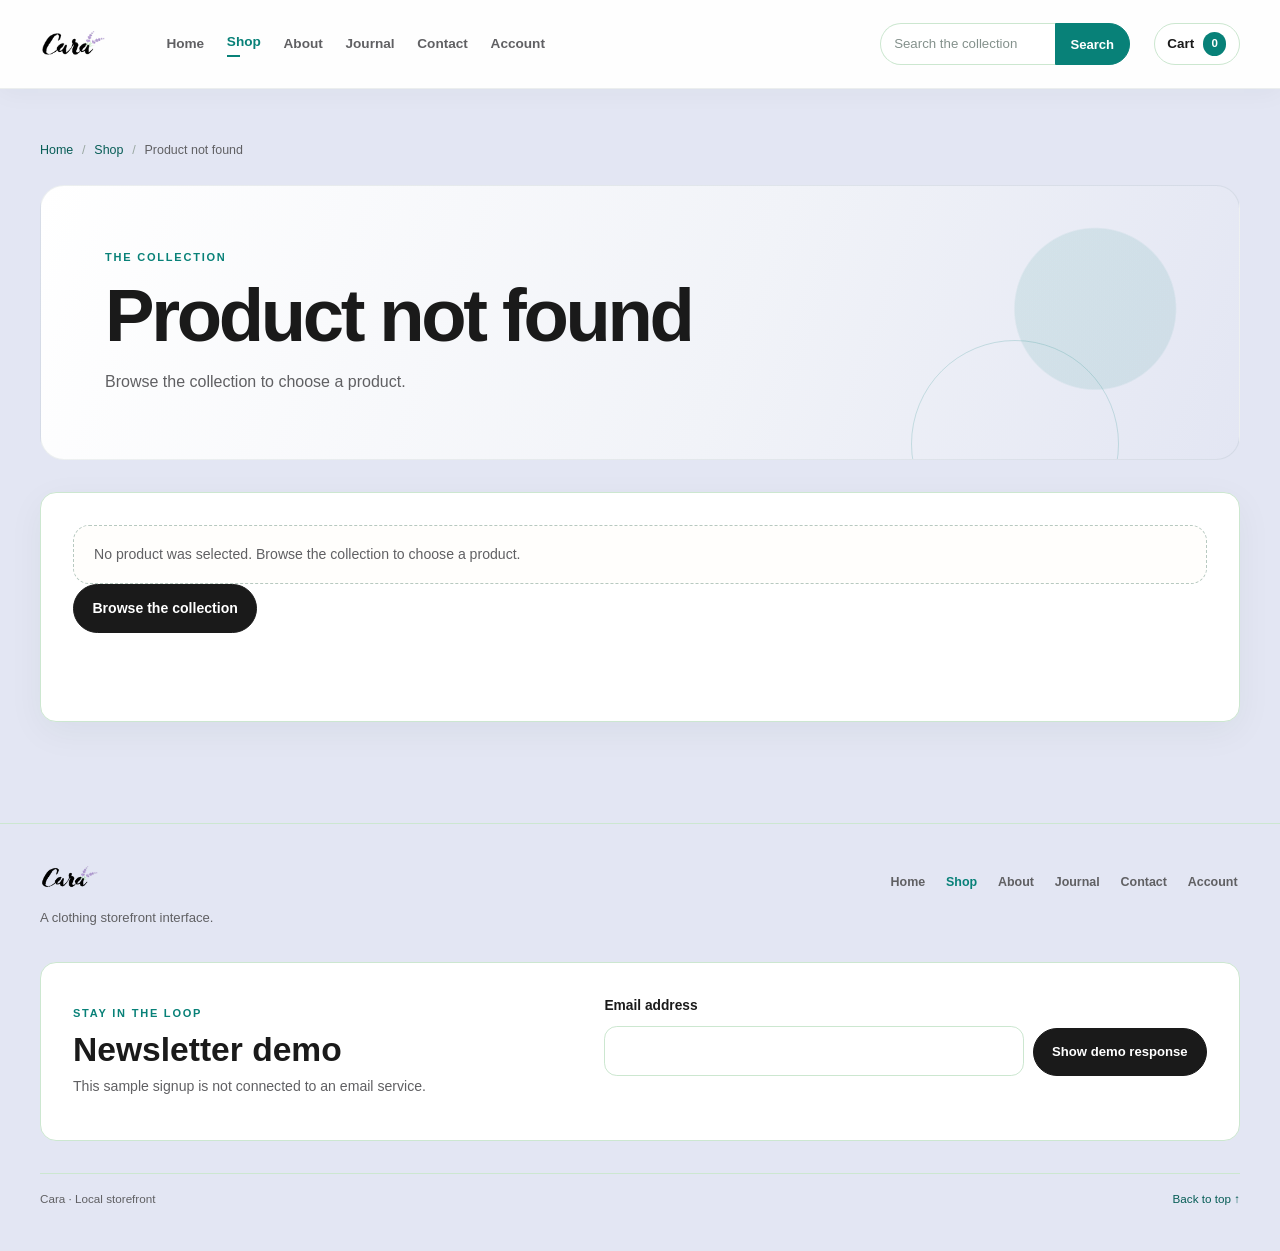
<file: src/sproduct.html>
<!doctype html>
<html lang="en">
<head>
  <meta charset="utf-8">
  <meta name="viewport" content="width=device-width, initial-scale=1">
  <meta name="description" content="View an item from the Cara clothing collection.">
  <meta name="theme-color" content="#f7f6f0">
  <title>Product details — Cara</title>
  <link rel="icon" href="../img/favicon.svg" type="image/svg+xml">
  <link rel="stylesheet" href="style.css">
</head>
<body data-page="product">
  <a class="skip-link" href="#main-content">Skip to content</a>
  <header class="site-header" id="site-header">
    <div class="utility-row">
      <a class="brand" href="index.html" aria-label="Cara home"><img src="../img/logo.png" alt="Cara"></a>
      <nav class="primary-nav" id="primary-navigation" aria-label="Main navigation">
      <ul>
        <li><a href="index.html">Home</a></li>
        <li><a href="shop.html" aria-current="page">Shop</a></li>
        <li><a href="about.html">About</a></li>
        <li><a href="blog.html">Journal</a></li>
        <li><a href="contact.html">Contact</a></li>
        <li><a href="home.html">Account</a></li>
      </ul>
    </nav>
      <form class="site-search" id="site-search" action="shop.html" method="get" role="search">
        <label class="visually-hidden" for="site-search-input">Search the Cara collection</label>
        <input id="site-search-input" type="search" name="q" placeholder="Search the collection" autocomplete="off">
        <button type="submit">Search</button>
      </form>
      <a class="cart-link" id="cart-link" href="cart.html">
        <span>Cart</span><span class="cart-count" id="cart-count" data-cart-count aria-live="polite" aria-atomic="true">0</span>
      </a>
    </div>
  </header>

<main id="main-content" class="site-main page-main product-page">
  <nav class="breadcrumbs" aria-label="Breadcrumb"><ol>
    <li><a href="index.html">Home</a></li><li><a href="shop.html">Shop</a></li><li aria-current="page">Product</li>
  </ol></nav>
  <section class="page-intro compact-intro" aria-labelledby="product-heading">
    <p class="eyebrow">The collection</p><h1 id="product-heading">Product details</h1>
    <p>Choose a size and quantity to add an item to this local demo cart. No order or payment will be submitted.</p>
  </section>
  <section class="product-detail-slot" id="product-detail" aria-label="Selected product">
    <p class="slot-note" id="product-status" role="status" aria-live="polite">Product details will appear here.</p>
  </section>
  <p class="feedback-note" id="product-feedback" role="status" aria-live="polite"></p>
</main>
  <footer class="site-footer" id="site-footer">
    <div class="footer-inner">
      <div class="footer-brand">
        <a class="brand brand-footer" href="index.html" aria-label="Cara home"><img src="../img/logo.png" alt="Cara"></a>
        <p>A clothing storefront interface.</p>
      </div>
      <nav class="footer-nav" id="footer-navigation" aria-label="Footer navigation">
      <ul>
        <li><a href="index.html">Home</a></li>
        <li><a href="shop.html" aria-current="page">Shop</a></li>
        <li><a href="about.html">About</a></li>
        <li><a href="blog.html">Journal</a></li>
        <li><a href="contact.html">Contact</a></li>
        <li><a href="home.html">Account</a></li>
      </ul>
    </nav>
    </div>
    <section class="newsletter-panel" aria-labelledby="newsletter-heading">
      <div>
        <p class="eyebrow">Stay in the loop</p><h2 id="newsletter-heading">Newsletter demo</h2>
        <p>This sample signup is not connected to an email service.</p>
      </div>
      <div class="demo-control-group" data-demo-form="newsletter">
        <label for="newsletter-email">Email address</label>
        <input id="newsletter-email" type="email" autocomplete="off" data-demo-field>
        <button class="button button-dark" type="button" data-demo-submit>Show demo response</button>
        <p class="demo-feedback" data-demo-feedback role="status" aria-live="polite"></p>
      </div>
    </section>    <div class="footer-bottom">
      <p>Cara · Local storefront</p>
      <a href="#main-content">Back to top <span aria-hidden="true">↑</span></a>
    </div>
  </footer>
  <script type="module" src="js/app.js"></script>
</body>
</html>
</file>
<file: src/style.css>
/* Cara storefront: practical, image-led merchandise with the original teal. */
:root {
  color-scheme: light;
  --paper: #e3e6f3;
  --surface: #ffffff;
  --surface-soft: #e8f6ea;
  --ink: #1a1a1a;
  --muted: #606063;
  --teal: #088178;
  --teal-deep: #075d56;
  --line: #cce7d0;
  --accent: #d6a95f;
  --shadow: 0 18px 42px rgb(26 26 26 / 8%);
  --content-width: 1200px;
  --content-gutter: clamp(1rem, 4vw, 2.25rem);
  --radius-large: 1.5rem;
  --radius-card: 1rem;
}

*,
*::before,
*::after {
  box-sizing: border-box;
}

html {
  scroll-behavior: smooth;
  background: var(--paper);
}

body {
  display: flex;
  flex-direction: column;
  min-width: 0;
  min-height: 100vh;
  margin: 0;
  background: var(--paper);
  color: var(--ink);
  font-family: "Spartan", "Trebuchet MS", "Gill Sans", sans-serif;
  font-size: 1rem;
  line-height: 1.6;
  -webkit-font-smoothing: antialiased;
}

img {
  display: block;
  max-width: 100%;
}

button,
input {
  font: inherit;
}

button,
a {
  -webkit-tap-highlight-color: transparent;
}

a {
  color: inherit;
  text-decoration-thickness: 1px;
  text-underline-offset: 0.22em;
}

a:hover {
  color: var(--teal-deep);
}

:focus-visible {
  outline: 3px solid var(--surface);
  outline-offset: 6px;
  box-shadow: 0 0 0 5px var(--ink);
  border-radius: 0.25rem;
}

.skip-link {
  position: fixed;
  z-index: 10;
  top: 0.75rem;
  left: 0.75rem;
  transform: translateY(-160%);
  padding: 0.7rem 1rem;
  border-radius: 0.75rem;
  background: var(--ink);
  color: white;
  font-weight: 700;
}

.skip-link:focus {
  transform: translateY(0);
  color: white;
}

.site-header {
  position: relative;
  z-index: 2;
  border-bottom: 1px solid rgb(24 59 55 / 8%);
  background: rgb(255 255 255 / 95%);
  box-shadow: 0 4px 24px rgb(23 54 49 / 4%);
}

.utility-row {
  display: grid;
  grid-template-columns: 100px minmax(0, 1fr) minmax(190px, 250px) auto;
  align-items: center;
  gap: clamp(0.8rem, 2vw, 1.5rem);
  width: min(var(--content-width), calc(100% - var(--content-gutter) * 2));
  min-height: 88px;
  margin: 0 auto;
}

.brand {
  display: inline-flex;
  width: fit-content;
  align-items: center;
  flex: 0 0 auto;
}

.brand img {
  width: 92px;
  height: auto;
}

.primary-nav ul,
.footer-nav ul,
.breadcrumbs ol {
  display: flex;
  flex-wrap: wrap;
  align-items: center;
  gap: 0.4rem clamp(0.7rem, 1.4vw, 1.2rem);
  margin: 0;
  padding: 0;
  list-style: none;
}

.primary-nav a,
.footer-nav a {
  display: inline-block;
  padding: 0.45rem 0.15rem;
  color: var(--muted);
  font-size: 0.85rem;
  font-weight: 700;
  text-decoration: none;
  white-space: nowrap;
  transition: color 160ms ease;
}

.primary-nav a:hover,
.primary-nav a[aria-current="page"],
.footer-nav a:hover,
.footer-nav a[aria-current="page"] {
  color: var(--teal);
}

.primary-nav a[aria-current="page"]::after {
  display: block;
  width: 0.8rem;
  height: 2px;
  margin-top: 0.13rem;
  background: var(--teal);
  content: "";
}

.site-search {
  display: flex;
  min-width: 0;
}

.site-search input {
  width: 100%;
  min-width: 0;
  min-height: 42px;
  padding: 0.55rem 0.85rem;
  border: 1px solid var(--line);
  border-right: 0;
  border-radius: 999px 0 0 999px;
  background: white;
  color: var(--ink);
  font-size: 0.83rem;
}

.site-search input::placeholder {
  color: #84918c;
}

.site-search button {
  min-height: 42px;
  padding: 0.55rem 0.9rem;
  border: 1px solid var(--teal);
  border-radius: 0 999px 999px 0;
  background: var(--teal);
  color: white;
  font-size: 0.82rem;
  font-weight: 700;
  cursor: pointer;
  transition: background-color 160ms ease;
}

.site-search button:hover,
.button:hover {
  background: var(--teal-deep);
  color: white;
}

.cart-link {
  display: inline-flex;
  min-height: 42px;
  align-items: center;
  justify-content: center;
  gap: 0.55rem;
  padding: 0.45rem 0.8rem;
  border: 1px solid var(--line);
  border-radius: 999px;
  background: var(--surface);
  color: var(--ink);
  font-size: 0.84rem;
  font-weight: 700;
  text-decoration: none;
  white-space: nowrap;
}

.cart-count {
  display: inline-grid;
  min-width: 1.45rem;
  min-height: 1.45rem;
  place-items: center;
  padding: 0 0.3rem;
  border-radius: 999px;
  background: var(--teal);
  color: white;
  font-size: 0.72rem;
  line-height: 1;
}

.site-main {
  flex: 1;
  width: min(var(--content-width), calc(100% - var(--content-gutter) * 2));
  margin: 0 auto;
}

.home-hero {
  display: grid;
  grid-template-columns: minmax(0, 0.9fr) minmax(0, 1.1fr);
  min-height: 500px;
  margin: clamp(1.5rem, 4vw, 3.25rem) 0 0;
  overflow: hidden;
  border: 1px solid rgb(24 59 55 / 7%);
  border-radius: var(--radius-large);
  background: linear-gradient(115deg, #f8f9fc 0%, #edf0f7 53%, #e3e6f3 100%);
  box-shadow: var(--shadow);
}

.hero-copy {
  display: flex;
  flex-direction: column;
  align-items: flex-start;
  justify-content: center;
  padding: clamp(2rem, 5vw, 5rem);
}

.eyebrow {
  margin: 0 0 0.7rem;
  color: var(--teal);
  font-size: 0.69rem;
  font-weight: 800;
  letter-spacing: 0.16em;
  line-height: 1.4;
  text-transform: uppercase;
}

.hero-copy h1,
.page-intro h1 {
  max-width: 11ch;
  margin: 0;
  font-family: inherit;
  font-size: clamp(3.25rem, 6.4vw, 5.65rem);
  font-weight: 700;
  letter-spacing: -0.045em;
  line-height: 1.05;
}

.hero-copy h1 em {
  color: var(--teal);
  font-weight: 500;
}

.hero-lede {
  max-width: 25rem;
  margin: 1.3rem 0 1.7rem;
  color: var(--muted);
  font-size: clamp(1rem, 1.25vw, 1.12rem);
}

.button {
  display: inline-flex;
  min-height: 48px;
  align-items: center;
  justify-content: center;
  gap: 0.9rem;
  padding: 0.75rem 1.15rem;
  border: 1px solid var(--teal);
  border-radius: 999px;
  background: var(--teal);
  color: white;
  font-size: 0.88rem;
  font-weight: 700;
  text-decoration: none;
  transition: background-color 160ms ease, transform 160ms ease;
}

.button:hover {
  transform: translateY(-1px);
}

.button-dark {
  border-color: var(--ink);
  background: var(--ink);
}

.hero-caption {
  margin: 1.4rem 0 0;
  color: var(--muted);
  font-size: 0.73rem;
  letter-spacing: 0.04em;
}

.hero-art {
  position: relative;
  min-width: 0;
  min-height: 100%;
  margin: 0;
  overflow: hidden;
  background: #e5e8f0;
}

.hero-art img {
  width: 100%;
  height: 100%;
  min-height: 500px;
  object-fit: cover;
  object-position: 72% center;
}

.hero-art figcaption {
  position: absolute;
  right: 1.4rem;
  bottom: 1.25rem;
  padding: 0.5rem 0.8rem;
  border: 1px solid rgb(255 255 255 / 68%);
  border-radius: 999px;
  background: rgb(255 254 250 / 83%);
  color: var(--ink);
  font-size: 0.7rem;
  font-weight: 700;
  backdrop-filter: blur(8px);
}

.collection-section {
  margin: clamp(4.25rem, 8vw, 6.5rem) 0;
}

.section-heading {
  display: flex;
  align-items: flex-end;
  justify-content: space-between;
  gap: 1.5rem;
  margin-bottom: 1.5rem;
  padding-bottom: 1.15rem;
  border-bottom: 1px solid var(--line);
}

.section-heading h2,
.cart-summary h2 {
  margin: 0;
  font-family: inherit;
  font-size: clamp(1.8rem, 3.3vw, 2.7rem);
  font-weight: 700;
  letter-spacing: -0.035em;
  line-height: 1.1;
}

.text-link {
  flex: 0 0 auto;
  color: var(--teal-deep);
  font-size: 0.83rem;
  font-weight: 700;
  text-decoration: none;
}

.text-link span {
  padding-left: 0.25rem;
}

.collection-section-soft {
  padding: clamp(1.25rem, 3vw, 2.5rem);
  border: 1px solid rgb(24 59 55 / 7%);
  border-radius: var(--radius-large);
  background: var(--surface-soft);
}

.collection-section-soft .section-heading {
  border-color: rgb(24 59 55 / 12%);
}

.product-grid {
  display: grid;
  grid-template-columns: repeat(4, minmax(0, 1fr));
  gap: clamp(0.75rem, 2vw, 1.35rem);
  margin: 0;
  padding: 0;
  list-style: none;
}

.product-card {
  display: flex;
  height: 100%;
  flex-direction: column;
  padding: 0.7rem;
  border: 1px solid var(--line);
  border-radius: 1.35rem;
  background: var(--surface);
  transition: box-shadow 180ms ease, transform 180ms ease;
}

.product-card:hover {
  transform: translateY(-2px);
  box-shadow: 0 16px 34px rgb(26 26 26 / 9%);
}

.product-card-image-link {
  display: block;
  overflow: hidden;
  border-radius: 1rem;
  background: #f0f1f3;
}

.product-card-image-link img {
  width: 100%;
  aspect-ratio: 1 / 1;
  border-radius: 1rem;
  object-fit: cover;
  transition: transform 240ms ease;
}

.product-card:hover .product-card-image-link img {
  transform: scale(1.025);
}

.product-card-copy {
  display: flex;
  flex: 1;
  flex-direction: column;
  padding: 0.7rem 0.35rem 0.3rem;
}

.product-card-brand {
  margin-bottom: 0.35rem;
  font-size: 0.62rem;
}

.product-card-title {
  margin: 0;
  font-size: 0.92rem;
  font-weight: 600;
  line-height: 1.42;
}

.product-card-title-link {
  color: var(--ink);
  text-decoration: none;
}

.product-card-title-link:hover {
  color: var(--teal);
}

.product-card-price {
  margin: auto 0 0.1rem;
  padding-top: 0.8rem;
  color: var(--teal);
  font-size: 0.95rem;
}

.product-card-price strong {
  font-weight: 700;
}

.slot-note {
  margin: 0;
  padding: 1.1rem 1.25rem;
  border: 1px dashed #b7c9c0;
  border-radius: 1rem;
  background: rgb(255 254 250 / 62%);
  color: var(--muted);
  font-size: 0.88rem;
}

.page-main {
  padding-top: clamp(1.5rem, 4vw, 3rem);
}

.page-intro {
  position: relative;
  min-height: 250px;
  display: flex;
  flex-direction: column;
  align-items: flex-start;
  justify-content: center;
  overflow: hidden;
  padding: clamp(2rem, 5vw, 4.5rem);
  border: 1px solid rgb(24 59 55 / 7%);
  border-radius: var(--radius-large);
  background:
    radial-gradient(circle at 88% 45%, rgb(8 129 120 / 10%) 0 5rem, transparent 5.1rem),
    linear-gradient(110deg, var(--surface) 0%, #f1f3f8 58%, #e3e6f3 100%);
}

.page-intro::after {
  position: absolute;
  right: 10%;
  bottom: -5.6rem;
  width: 13rem;
  height: 13rem;
  border: 1px solid rgb(8 129 120 / 18%);
  border-radius: 50%;
  content: "";
}

.page-intro h1 {
  max-width: 16ch;
  font-size: clamp(2.8rem, 5.8vw, 4.7rem);
}

.page-intro > p:last-child {
  margin: 0.9rem 0 0;
  color: var(--muted);
}

.compact-intro {
  min-height: 185px;
  margin-top: 1.5rem;
}

.breadcrumbs {
  margin: 0.25rem 0 1.1rem;
}

.breadcrumbs ol {
  gap: 0.55rem;
  color: var(--muted);
  font-size: 0.78rem;
}

.breadcrumbs li + li::before {
  margin-right: 0.55rem;
  color: #9aa7a1;
  content: "/";
}

.breadcrumbs a {
  color: var(--teal-deep);
  text-decoration: none;
}

.shop-results-section {
  margin-top: 3.75rem;
}

.section-heading-shop {
  align-items: flex-end;
}

.results-note {
  margin: 0 0 0.3rem;
  color: var(--muted);
  font-size: 0.82rem;
}

.pagination {
  display: flex;
  flex-wrap: wrap;
  gap: 0.5rem;
  margin-top: 1.6rem;
}

.product-detail-slot,
.content-panel,
.cart-items-panel,
.cart-summary {
  border: 1px solid var(--line);
  border-radius: var(--radius-card);
  background: var(--surface);
  box-shadow: 0 10px 36px rgb(23 54 49 / 5%);
}

.product-detail-slot,
.content-panel {
  min-height: 230px;
  margin-top: 2rem;
  padding: clamp(1rem, 3vw, 2rem);
}

.product-detail {
  display: grid;
  grid-template-columns: minmax(0, 1.05fr) minmax(0, 0.95fr);
  align-items: center;
  gap: clamp(1.5rem, 4vw, 3.5rem);
}

.product-detail-media {
  display: grid;
  min-width: 0;
  min-height: 30rem;
  place-items: center;
  padding: clamp(1rem, 2.5vw, 2rem);
  overflow: hidden;
  border-radius: calc(var(--radius-card) - 0.25rem);
  background: linear-gradient(145deg, var(--surface-soft), #f1f2ec);
}

.product-detail-image {
  width: 100%;
  max-height: 40rem;
  aspect-ratio: 4 / 4.8;
  object-fit: contain;
  object-position: center;
}

.product-detail-content {
  min-width: 0;
  padding: 0.5rem 0;
}

.product-detail-title {
  max-width: 15ch;
  margin: 0;
  font-family: inherit;
  font-size: clamp(2rem, 3.6vw, 3.5rem);
  font-weight: 700;
  letter-spacing: -0.035em;
  line-height: 1.1;
  overflow-wrap: anywhere;
}

.product-detail-price {
  margin: 1rem 0 1.75rem;
  color: var(--teal-deep);
  font-size: clamp(1.2rem, 2vw, 1.45rem);
  font-variant-numeric: tabular-nums;
}

.product-detail-form {
  display: grid;
  justify-items: start;
  gap: 1.25rem;
  max-width: 31rem;
}

.product-options {
  display: grid;
  width: 100%;
  min-width: 0;
  grid-template-columns: minmax(0, 1fr) minmax(6.75rem, 7.25rem);
  align-items: end;
  gap: 0.8rem 1rem;
  margin: 0;
  padding: 0;
  border: 0;
}

.product-options legend {
  grid-column: 1 / -1;
  margin: 0 0 -0.15rem;
  padding: 0;
  color: var(--muted);
  font-size: 0.72rem;
  font-weight: 800;
  letter-spacing: 0.12em;
  text-transform: uppercase;
}

.product-control {
  display: grid;
  min-width: 0;
  gap: 0.45rem;
}

.product-control label {
  color: var(--ink);
  font-size: 0.83rem;
  font-weight: 700;
}

.product-select-wrap {
  position: relative;
  min-width: 0;
}

.product-select-wrap::after {
  position: absolute;
  top: 50%;
  right: 1.05rem;
  width: 0.52rem;
  height: 0.52rem;
  transform: translateY(-68%) rotate(45deg);
  border-right: 2px solid var(--teal-deep);
  border-bottom: 2px solid var(--teal-deep);
  content: "";
  pointer-events: none;
}

.product-control select,
.product-control input {
  width: 100%;
  min-width: 0;
  min-height: 3.5rem;
  padding: 0.75rem 0.9rem;
  border: 1px solid #c4d3cc;
  border-radius: 0.8rem;
  background-color: var(--surface);
  color: var(--ink);
  font: inherit;
  font-size: 0.95rem;
  box-shadow: inset 0 1px 2px rgb(23 54 49 / 4%);
  transition: border-color 160ms ease, box-shadow 160ms ease;
}

.product-control select {
  appearance: none;
  padding-right: 2.75rem;
  cursor: pointer;
}

.product-control input[type="number"] {
  text-align: center;
  font-weight: 700;
  font-variant-numeric: tabular-nums;
}

.product-control select:hover,
.product-control input:hover {
  border-color: #8ba99d;
}

.product-detail-form :focus-visible {
  outline: 3px solid var(--teal);
  outline-offset: 3px;
  box-shadow: 0 0 0 4px var(--surface);
}

.product-detail-form select:focus-visible,
.product-detail-form input:focus-visible {
  border-radius: 0.8rem;
}

.product-detail-form .button:focus-visible {
  border-radius: 999px;
}

.product-detail-form > .button {
  min-width: 12rem;
  min-height: 3.5rem;
  padding: 0.85rem 1.5rem;
}

.product-detail-form > .button:disabled {
  transform: none;
  border-color: #cbd6d0;
  background: #e6ebe8;
  color: #64736d;
  cursor: not-allowed;
}

.product-detail-form > .button:disabled:hover {
  transform: none;
  background: #e6ebe8;
  color: #64736d;
}

.about-layout,
.contact-layout {
  display: grid;
  grid-template-columns: minmax(0, 1fr) minmax(0, 0.9fr);
  align-items: center;
  gap: clamp(1.5rem, 4vw, 3.5rem);
}

.about-copy h2,
.contact-copy h2,
.account-card h2 {
  max-width: 18ch;
  margin: 0.2rem 0 1rem;
  font-family: inherit;
  font-size: clamp(1.8rem, 3vw, 2.75rem);
  font-weight: 700;
  line-height: 1.2;
}

.about-copy p:not(.eyebrow),
.contact-copy p:not(.eyebrow),
.account-card p:not(.eyebrow) {
  max-width: 62ch;
  color: var(--muted);
}

.about-copy .button,
.account-card .button {
  margin-top: 0.6rem;
}

.about-art {
  margin: 0;
}

.about-art img {
  width: 100%;
  aspect-ratio: 1.18;
  border-radius: var(--radius-card);
  object-fit: cover;
  background: var(--surface-soft);
}

.about-art figcaption {
  margin-top: 0.65rem;
  color: var(--muted);
  font-size: 0.78rem;
}

.sample-notes {
  display: grid;
  grid-template-columns: repeat(3, minmax(0, 1fr));
  gap: 1rem;
  margin: 1rem 0 3rem;
}

.sample-note {
  padding: 1.35rem;
  border: 1px solid var(--line);
  border-radius: var(--radius-card);
  background: var(--surface);
}

.sample-note h2 {
  margin: 0 0 0.4rem;
  font-family: inherit;
  font-size: 1.4rem;
  font-weight: 700;
}

.sample-note p:last-child {
  margin-bottom: 0;
  color: var(--muted);
  font-size: 0.9rem;
}

.journal-grid {
  display: grid;
  grid-template-columns: repeat(auto-fit, minmax(min(100%, 250px), 1fr));
  gap: 1rem;
  margin: 2rem 0 3rem;
}

.journal-card {
  overflow: hidden;
  border: 1px solid var(--line);
  border-radius: 1.35rem;
  background: var(--surface);
  box-shadow: 0 8px 24px rgb(26 26 26 / 5%);
}

.journal-card img {
  width: 100%;
  aspect-ratio: 1.7;
  object-fit: cover;
  background: #eef0f3;
}

.journal-card-copy {
  padding: 1rem 1.1rem 1.2rem;
}

.journal-card-copy h2 {
  margin: 0.15rem 0 0.45rem;
  font-size: 1.15rem;
  font-weight: 650;
  line-height: 1.32;
}

.journal-card-copy p:last-child {
  margin-bottom: 0;
  color: var(--muted);
}

.contact-layout {
  align-items: start;
}

.demo-fields,
.demo-control-group {
  display: grid;
  gap: 0.65rem;
  align-content: start;
}

.demo-fields label,
.demo-control-group label {
  color: var(--ink);
  font-size: 0.86rem;
  font-weight: 700;
}

.demo-fields input,
.demo-fields textarea,
.demo-control-group input {
  width: 100%;
  min-width: 0;
  min-height: 46px;
  padding: 0.7rem 0.85rem;
  border: 1px solid var(--line);
  border-radius: 0.8rem;
  background: white;
  color: var(--ink);
}

.demo-fields textarea {
  min-height: 130px;
  resize: vertical;
}

.demo-fields .button,
.demo-control-group .button {
  width: fit-content;
  margin-top: 0.35rem;
}

.demo-feedback {
  min-height: 1.5rem;
  margin: 0;
  color: var(--teal-deep);
  font-size: 0.86rem;
}

.account-card {
  display: grid;
  min-height: 270px;
  place-items: center;
  margin: 2rem 0 3rem;
  text-align: center;
  background:
    radial-gradient(circle at 85% 10%, rgb(8 129 120 / 10%), transparent 15rem),
    var(--surface);
}

.account-card > div {
  width: min(100%, 670px);
}

.account-card h2 {
  margin-right: auto;
  margin-left: auto;
}

.account-card p:not(.eyebrow) {
  margin-right: auto;
  margin-left: auto;
}

.newsletter-panel {
  display: grid;
  grid-template-columns: minmax(0, 0.9fr) minmax(240px, 1.1fr);
  align-items: center;
  gap: clamp(1rem, 3vw, 2.5rem);
  width: min(var(--content-width), 100%);
  margin: 2.1rem auto 0;
  padding: clamp(1.15rem, 3vw, 2rem);
  border: 1px solid var(--line);
  border-radius: var(--radius-card);
  background: var(--surface);
}

.newsletter-panel h2 {
  margin: 0.1rem 0 0.35rem;
  font-family: inherit;
  font-size: clamp(1.55rem, 2.8vw, 2.1rem);
  font-weight: 700;
  line-height: 1.1;
}

.newsletter-panel p:not(.eyebrow):not(.demo-feedback) {
  margin: 0;
  color: var(--muted);
  font-size: 0.88rem;
}

.newsletter-panel .demo-feedback {
  grid-column: 1 / -1;
}

.newsletter-panel .demo-control-group {
  grid-template-columns: minmax(0, 1fr) auto;
  align-items: end;
  gap: 0.55rem;
}

.newsletter-panel .demo-control-group label {
  grid-column: 1 / -1;
}

.newsletter-panel .demo-control-group input {
  min-height: 48px;
}

.newsletter-panel .demo-control-group .button {
  min-height: 48px;
  margin: 0;
  font-size: 0.82rem;
}

.feedback-note {
  min-height: 1.5rem;
  margin: 0.85rem 0 0;
  color: var(--teal-deep);
  font-size: 0.86rem;
}

.cart-layout {
  display: grid;
  grid-template-columns: minmax(0, 1.55fr) minmax(250px, 0.8fr);
  align-items: start;
  gap: 1.25rem;
  margin: 2rem 0 5rem;
}

.cart-items-panel {
  min-height: 240px;
  padding: clamp(1rem, 3vw, 1.8rem);
}

.cart-items {
  display: grid;
  gap: 0.8rem;
  margin: 0;
  padding: 0;
  list-style: none;
}

.cart-line {
  display: grid;
  grid-template-columns: minmax(0, 1fr) minmax(8rem, auto);
  align-items: center;
  gap: 0.9rem 1.25rem;
  margin: 0;
  padding: 1rem;
  border: 1px solid var(--line);
  border-radius: 1.2rem;
  background: var(--surface);
}

.cart-line-main {
  display: grid;
  min-width: 0;
  grid-template-columns: 6.5rem minmax(0, 1fr);
  align-items: center;
  gap: 1rem;
}

.cart-line-image-link {
  display: block;
  overflow: hidden;
  border-radius: 0.9rem;
  background: #f0f1f3;
}

.cart-line-image {
  width: 100%;
  aspect-ratio: 1 / 1;
  object-fit: cover;
}

.cart-line-copy {
  min-width: 0;
}

.cart-line-copy .eyebrow {
  margin-bottom: 0.4rem;
}

.cart-line-title {
  margin: 0;
  font-size: 1rem;
  font-weight: 650;
  line-height: 1.4;
}

.cart-line-product-link {
  color: var(--ink);
  text-decoration: none;
}

.cart-line-product-link:hover {
  color: var(--teal);
}

.cart-line-size,
.cart-line-unit-price {
  margin: 0.45rem 0 0;
  color: var(--muted);
  font-size: 0.85rem;
}

.cart-line-total {
  display: grid;
  gap: 0.2rem;
  justify-items: end;
  margin: 0;
  text-align: right;
}

.cart-line-total-label {
  color: var(--muted);
  font-size: 0.75rem;
}

.cart-line-total strong {
  color: var(--ink);
  font-size: 1rem;
  font-variant-numeric: tabular-nums;
}

.cart-line-actions {
  display: flex;
  min-width: 0;
  grid-column: 1 / -1;
  align-items: center;
  justify-content: flex-end;
  gap: 0.65rem;
}

.cart-quantity-form {
  display: flex;
  min-width: 0;
  align-items: center;
  gap: 0.5rem;
}

.cart-quantity-form input {
  width: 5.5rem;
  min-height: 44px;
  padding: 0.55rem 0.65rem;
  border: 1px solid var(--line);
  border-radius: 0.7rem;
  background: white;
  color: var(--ink);
  font-variant-numeric: tabular-nums;
}

.cart-quantity-form input:focus-visible {
  outline-color: var(--teal);
  box-shadow: 0 0 0 3px rgb(8 129 120 / 15%);
}

.cart-quantity-form .button,
.cart-line-actions > .button {
  min-height: 44px;
  padding: 0.6rem 0.9rem;
  font-size: 0.8rem;
}

.cart-summary {
  padding: 1.5rem;
}

.cart-summary h2 {
  margin-bottom: 1.5rem;
  font-size: 1.8rem;
}

#cart-actions {
  display: flex;
  flex-wrap: wrap;
  gap: 0.65rem;
  margin-top: 0.55rem;
}

#cart-actions .button {
  flex: 1 1 9.5rem;
}

.summary-row {
  display: flex;
  justify-content: space-between;
  gap: 1rem;
  padding: 1rem 0;
  border-top: 1px solid var(--line);
  color: var(--muted);
  font-size: 0.9rem;
}

.summary-row strong {
  color: var(--ink);
}

.secondary-page {
  padding-bottom: 3rem;
}

.secondary-page .content-panel {
  min-height: 280px;
  margin-bottom: 2rem;
}

.site-footer {
  margin-top: clamp(2rem, 5vw, 4rem);
  padding: 2.6rem max(var(--content-gutter), calc((100% - var(--content-width)) / 2));
  border-top: 1px solid var(--line);
  background: var(--paper);
}

.footer-inner {
  display: flex;
  align-items: flex-start;
  justify-content: space-between;
  gap: 2rem;
  width: min(var(--content-width), 100%);
  margin: 0 auto;
}

.footer-brand p {
  margin: 0.65rem 0 0;
  color: var(--muted);
  font-size: 0.82rem;
}

.brand-footer img {
  width: 82px;
}

.footer-nav ul {
  justify-content: flex-end;
  gap: 0.15rem 1rem;
}

.footer-nav a {
  font-size: 0.78rem;
}

.footer-bottom {
  display: flex;
  justify-content: space-between;
  gap: 1rem;
  width: min(var(--content-width), 100%);
  margin: 2rem auto 0;
  padding-top: 1rem;
  border-top: 1px solid var(--line);
  color: var(--muted);
  font-size: 0.73rem;
}

.footer-bottom p {
  margin: 0;
}

.footer-bottom a {
  color: var(--teal-deep);
  text-decoration: none;
}

.visually-hidden {
  position: absolute;
  width: 1px;
  height: 1px;
  overflow: hidden;
  clip: rect(0, 0, 0, 0);
  white-space: nowrap;
  clip-path: inset(50%);
}

@media (max-width: 1000px) {
  .utility-row {
    grid-template-columns: 84px minmax(0, 1fr) auto;
    gap: 0.9rem;
    padding: 0.8rem 0;
  }

  .primary-nav {
    grid-column: 1 / -1;
    grid-row: 2;
  }

  .site-search {
    grid-column: 2;
    grid-row: 1;
  }

  .cart-link {
    grid-column: 3;
    grid-row: 1;
  }

  .primary-nav ul {
    gap: 0.3rem clamp(0.8rem, 2.2vw, 1.4rem);
  }

  .home-hero {
    grid-template-columns: minmax(0, 0.85fr) minmax(0, 1.15fr);
    min-height: 420px;
  }

  .hero-art img {
    min-height: 420px;
  }

  .product-grid {
    grid-template-columns: repeat(3, minmax(0, 1fr));
  }
}

@media (max-width: 800px) {
  .product-detail {
    grid-template-columns: minmax(0, 1fr);
    gap: 1.75rem;
  }

  .product-detail-media {
    width: min(100%, 38rem);
    min-height: 0;
    margin-inline: auto;
  }

  .product-detail-image {
    max-height: 34rem;
    aspect-ratio: 1 / 1.02;
  }

  .product-detail-content {
    width: min(100%, 38rem);
    margin-inline: auto;
  }
}

@media (max-width: 680px) {
  :root {
    --content-gutter: 1rem;
    --radius-large: 1.3rem;
  }

  .utility-row {
    grid-template-columns: minmax(0, 1fr) auto;
    gap: 0.55rem 0.85rem;
    padding: 0.75rem 0;
  }

  .brand img {
    width: 82px;
  }

  .primary-nav {
    grid-column: 1 / -1;
    grid-row: 2;
  }

  .primary-nav ul {
    gap: 0.25rem 1rem;
  }

  .primary-nav a {
    padding: 0.35rem 0;
    font-size: 0.8rem;
  }

  .site-search {
    grid-column: 1 / -1;
    grid-row: 3;
  }

  .cart-link {
    grid-column: 2;
    grid-row: 1;
    justify-self: end;
  }

  .home-hero {
    grid-template-columns: minmax(0, 1fr);
    margin-top: 1rem;
  }

  .hero-copy {
    padding: 2rem 1.4rem 1.6rem;
  }

  .hero-copy h1 {
    font-size: clamp(3rem, 14vw, 4.5rem);
  }

  .hero-lede {
    margin: 1rem 0 1.25rem;
  }

  .hero-caption {
    margin-top: 1rem;
  }

  .hero-art {
    min-height: 275px;
    max-height: 360px;
  }

  .hero-art img {
    min-height: 275px;
    max-height: 360px;
    object-position: 76% center;
  }

  .hero-art figcaption {
    right: 0.75rem;
    bottom: 0.75rem;
  }

  .collection-section {
    margin: 3.5rem 0;
  }

  .section-heading {
    align-items: flex-start;
    flex-direction: column;
    gap: 0.75rem;
  }

  .section-heading-shop {
    align-items: flex-start;
  }

  .collection-section-soft {
    padding: 1rem;
  }

  .product-grid {
    grid-template-columns: repeat(2, minmax(0, 1fr));
    gap: 0.75rem;
  }

  .page-main {
    padding-top: 1rem;
  }

  .page-intro {
    min-height: 210px;
    padding: 1.6rem;
  }

  .page-intro h1 {
    font-size: clamp(2.6rem, 12vw, 3.7rem);
  }

  .page-intro::after {
    right: -2rem;
    width: 10rem;
    height: 10rem;
  }

  .compact-intro {
    min-height: 160px;
  }

  .cart-layout {
    grid-template-columns: minmax(0, 1fr);
    margin-bottom: 3rem;
  }

  .cart-line {
    grid-template-columns: minmax(0, 1fr) minmax(7rem, auto);
    gap: 0.75rem;
    padding: 0.8rem;
  }

  .cart-line-main {
    grid-template-columns: 5.5rem minmax(0, 1fr);
    gap: 0.75rem;
  }

  .cart-line-actions {
    flex-wrap: wrap;
  }

  .about-layout,
  .contact-layout {
    grid-template-columns: minmax(0, 1fr);
  }

  .sample-notes {
    grid-template-columns: minmax(0, 1fr);
  }

  .journal-grid {
    grid-template-columns: minmax(0, 1fr);
  }

  .newsletter-panel {
    grid-template-columns: minmax(0, 1fr);
  }

  .cart-summary {
    padding: 1.25rem;
  }

  #cart-actions .button {
    flex-basis: 9rem;
  }

  .footer-inner {
    flex-direction: column;
    gap: 1.5rem;
  }

  .footer-nav ul {
    justify-content: flex-start;
  }

  .footer-bottom {
    align-items: flex-start;
  }
}

@media (max-width: 460px) {
  .cart-line {
    grid-template-columns: minmax(0, 1fr);
  }

  .cart-line-main {
    grid-template-columns: 5.25rem minmax(0, 1fr);
  }

  .cart-line-total {
    grid-template-columns: 1fr auto;
    justify-items: start;
    align-items: baseline;
    padding-top: 0.65rem;
    border-top: 1px solid var(--line);
    text-align: left;
  }

  .cart-line-actions {
    justify-content: flex-start;
  }

  .cart-quantity-form {
    flex: 1 1 100%;
  }

  .cart-quantity-form input {
    flex: 1 1 4rem;
    width: auto;
  }
}

@media (max-width: 360px) {
  .product-options {
    grid-template-columns: minmax(0, 1fr);
  }

  .product-options > .product-control + .product-control {
    width: 7.25rem;
  }

  .product-detail-form > .button {
    width: 100%;
    min-width: 0;
  }

  .primary-nav ul {
    gap: 0.15rem 0.75rem;
  }

  .primary-nav a {
    font-size: 0.76rem;
  }

  .cart-link {
    padding: 0.4rem 0.65rem;
  }

  .site-search input {
    padding-left: 0.7rem;
  }

  .site-search button {
    padding-right: 0.75rem;
    padding-left: 0.75rem;
  }

  .footer-bottom {
    flex-direction: column;
  }
}

@media (prefers-reduced-motion: reduce) {
  html {
    scroll-behavior: auto;
  }

  *,
  *::before,
  *::after {
    scroll-behavior: auto !important;
    animation-duration: 0.01ms !important;
    animation-iteration-count: 1 !important;
    transition-duration: 0.01ms !important;
  }
}
</file>
